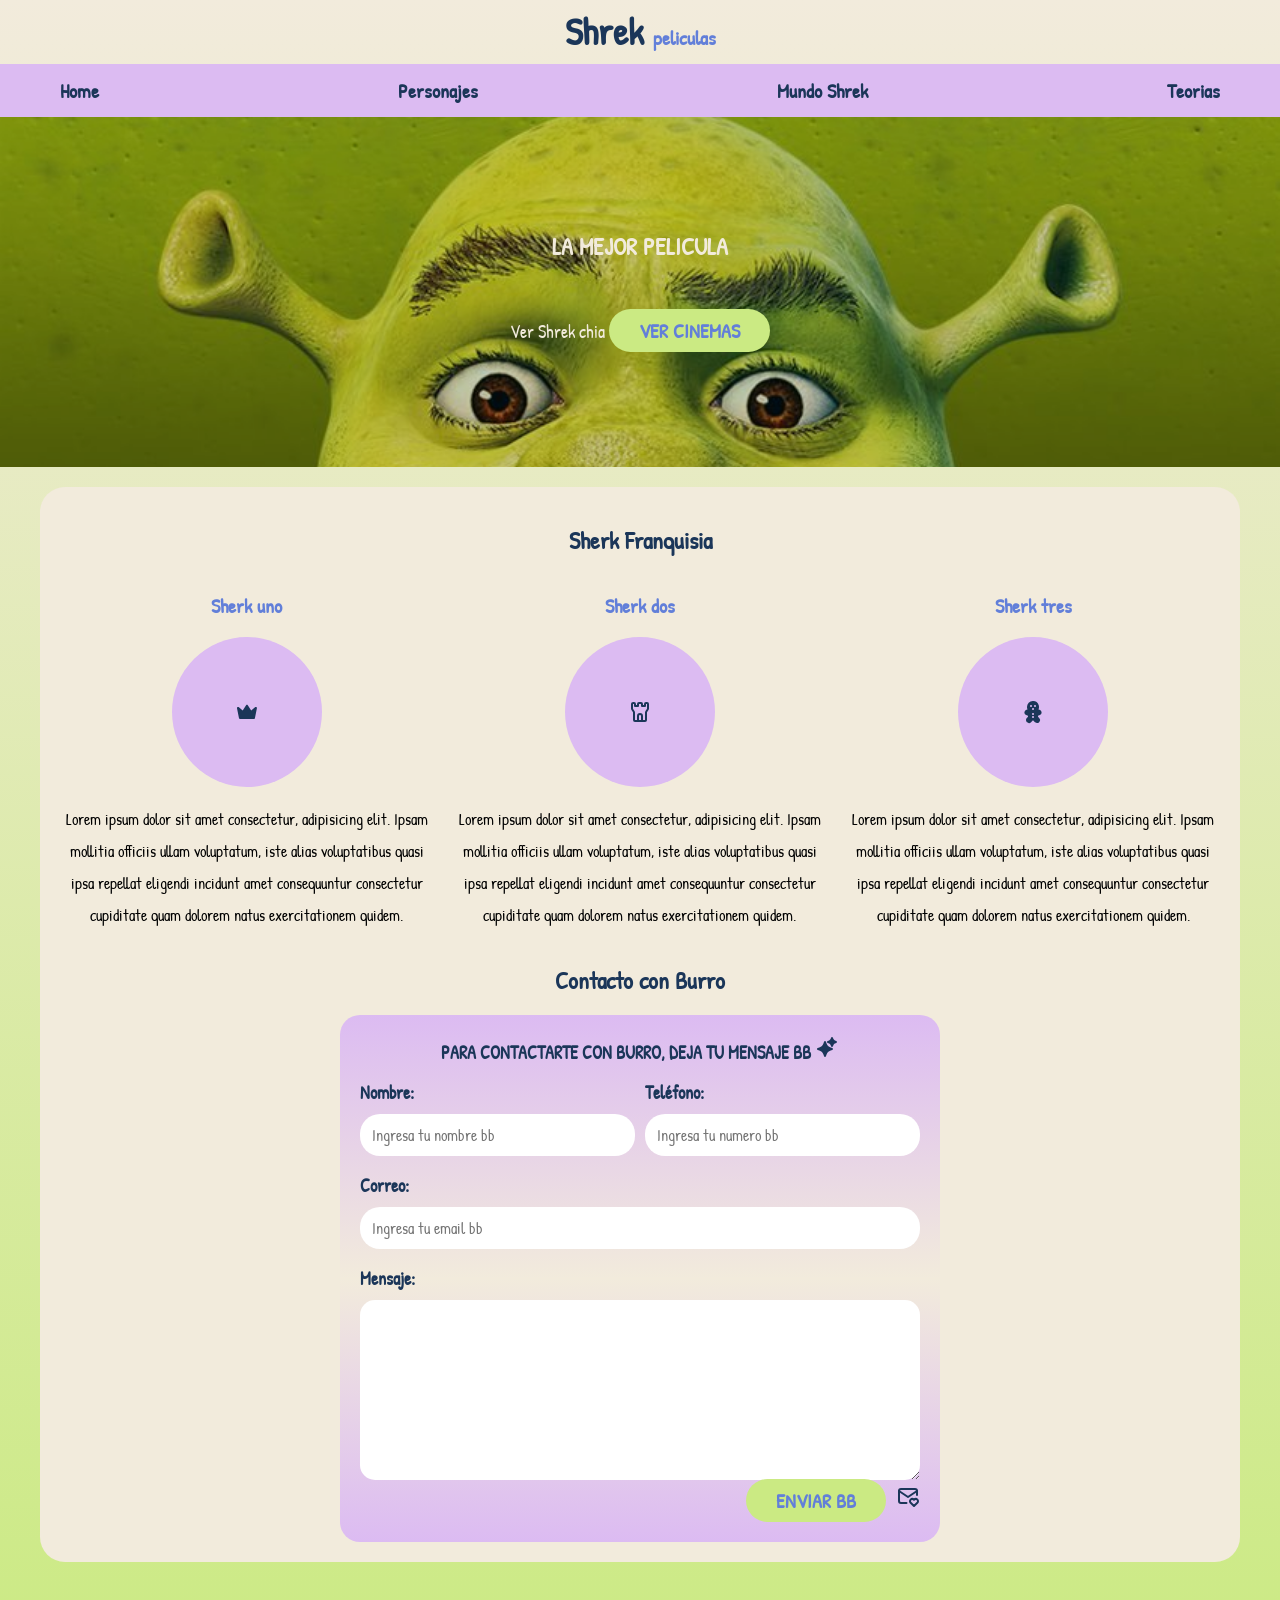
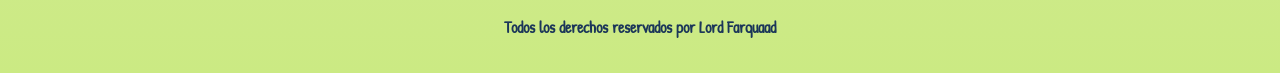
<file: index.html>
<!DOCTYPE html>
<html lang="en">
<head>
    <meta charset="UTF-8">
    <meta name="viewport" content="width=device-width, initial-scale=1.0">
    <title>Shrek</title>
    <meta name ="description" content="Peliculas de sherk">
    <link rel="stylesheet" href="css/style.css" type="text/css">
    <link rel="stylesheet" href="css/normalize.css" type="text/css">
    <link rel="preconnect" href="https://fonts.googleapis.com">
    <link rel="preconnect" href="https://fonts.gstatic.com" crossorigin>
    <link href="https://fonts.googleapis.com/css2?family=Patrick+Hand&display=swap" rel="stylesheet">
    
</head>
<body>
    <header>
    <h1 class="titulo">Shrek <span>peliculas</span> </h1> 
    </header> 
    <div class="nav-bg">
    <nav class="navegacion-principal contenedor">
        <a href="index.html">Home</a>
        <a href="Personajes.html">Personajes</a>
        <a href="Mundo-shrek.html"> Mundo Shrek</a>
        <a href="Teorias.html">Teorias</a>
    </nav>
    </div>

    <section class="hero">
        <div class="contenido-hero">
    <h2> LA MEJOR PELICULA </h2>
    <p> Ver Shrek chia 
  <a class="boton" href = "#"> Ver Cinemas </a></p>
</div>
</section>

    <main class="contenedor sombra">
<h2> Sherk Franquisia </h2>
<div class="servicios">

<section class="servicio"> 
<h3> Sherk uno</h3>
<div class="icono">
<svg xmlns="http://www.w3.org/2000/svg" width="24" height="24" viewBox="0 0 24 24" fill="#1B3659" class="icon icon-tabler icons-tabler-filled icon-tabler-crown"><path stroke="none" d="M0 0h24v24H0z" fill="none" /><path d="M19 19h-14c-.5 0 -.9 -.3 -1 -.8l-2 -10c0 -.4 .1 -.8 .5 -1.1c.4 -.2 .8 -.2 1.1 0l4.1 3.3l3.4 -5.1c.4 -.6 1.3 -.6 1.7 0l3.4 5.1l4.1 -3.3c.3 -.3 .8 -.3 1.1 0c.4 .2 .5 .6 .5 1.1l-2 10c0 .5 -.5 .8 -1 .8z" /></svg>
</div>
<p> Lorem ipsum dolor sit amet consectetur, 
    adipisicing elit. Ipsam mollitia officiis 
    ullam voluptatum, iste alias voluptatibus 
    quasi ipsa repellat eligendi incidunt amet 
    consequuntur consectetur cupiditate quam dolorem 
    natus exercitationem quidem.</p>
</section>

<section class="servicio">  
<h3> Sherk dos </h3>
<div class="icono">
<svg xmlns="http://www.w3.org/2000/svg" width="24" height="24" viewBox="0 0 24 24" fill="none" stroke="#1B3659" stroke-width="2" stroke-linecap="round" stroke-linejoin="round" class="icon icon-tabler icons-tabler-outline icon-tabler-tower"><path stroke="none" d="M0 0h24v24H0z" fill="none" /><path d="M5 3h1a1 1 0 0 1 1 1v2h3v-2a1 1 0 0 1 1 -1h2a1 1 0 0 1 1 1v2h3v-2a1 1 0 0 1 1 -1h1a1 1 0 0 1 1 1v4.394a2 2 0 0 1 -.336 1.11l-1.328 1.992a2 2 0 0 0 -.336 1.11v7.394a1 1 0 0 1 -1 1h-10a1 1 0 0 1 -1 -1v-7.394a2 2 0 0 0 -.336 -1.11l-1.328 -1.992a2 2 0 0 1 -.336 -1.11v-4.394a1 1 0 0 1 1 -1" /><path d="M10 21v-5a2 2 0 1 1 4 0v5" /></svg>
</div>
<p> Lorem ipsum dolor sit amet consectetur, 
    adipisicing elit. Ipsam mollitia officiis 
    ullam voluptatum, iste alias voluptatibus 
    quasi ipsa repellat eligendi incidunt amet 
    consequuntur consectetur cupiditate quam dolorem 
    natus exercitationem quidem.</p>
</section>

<section class="servicio">
<h3> Sherk tres </h3>
<div class="icono">
<svg xmlns="http://www.w3.org/2000/svg" width="24" height="24" viewBox="0 0 24 24" fill="#1B3659" class="icon icon-tabler icons-tabler-filled icon-tabler-cookie-man"><path stroke="none" d="M0 0h24v24H0z" fill="none" /><path d="M12.007 1l.238 .005a6 6 0 0 1 5.405 3.974l.078 .233a6 6 0 0 1 -.182 4.08l-.093 .21l.05 -.002a2.94 2.94 0 0 1 2.638 1.511l.081 .158a2.887 2.887 0 0 1 -1.234 3.764l-.19 .096l-1.798 .821v.963l1.166 1.166l.14 .154a2.96 2.96 0 0 1 -.17 4.002c-1.087 1.088 -2.827 1.161 -4.03 .144l-.16 -.146l-1.946 -1.948l-1.946 1.947a2.96 2.96 0 0 1 -3.95 .22l-.15 -.128c-1.17 -1.073 -1.284 -2.879 -.234 -4.12l.146 -.158l1.134 -1.134v-.962l-1.834 -.84l-.181 -.093a2.88 2.88 0 0 1 -1.205 -3.75a2.93 2.93 0 0 1 2.646 -1.661l.13 .003l-.03 -.064a6.1 6.1 0 0 1 -.503 -1.968l-.017 -.26v-.217a6 6 0 0 1 5.775 -5.996l.224 -.004zm.003 15h-.01a1 1 0 0 0 0 2h.01a1 1 0 0 0 0 -2m0 -3h-.01a1 1 0 0 0 0 2h.01a1 1 0 0 0 0 -2m0 -5h-.01a1 1 0 0 0 0 2h.01a1 1 0 0 0 0 -2m-2 -3h-.01a1 1 0 1 0 0 2h.01a1 1 0 0 0 0 -2m4 0h-.01a1 1 0 0 0 0 2h.01a1 1 0 0 0 0 -2" /></svg>
</div>
 <p> Lorem ipsum dolor sit amet consectetur, 
    adipisicing elit. Ipsam mollitia officiis 
    ullam voluptatum, iste alias voluptatibus 
    quasi ipsa repellat eligendi incidunt amet 
    consequuntur consectetur cupiditate quam dolorem 
    natus exercitationem quidem.</p>
</section>
</div>

<section>
    <h2> Contacto con Burro </h2>
    <form class="formulario">
        <fieldset>
            <legend>
                Para contactarte con Burro, deja tu mensaje bb
                <svg xmlns="http://www.w3.org/2000/svg" width="24" height="24" viewBox="0 0 24 24" fill="#1B3659" class="icon icon-tabler icons-tabler-filled icon-tabler-sparkles-2"><path stroke="none" d="M0 0h24v24H0z" fill="none" /><path d="M17.964 2.733c.156 .563 .312 1 .484 1.353c.342 .71 .758 1.125 1.47 1.467c.353 .17 .79 .326 1.352 .484c.98 .276 .97 1.668 -.013 1.93a8.3 8.3 0 0 0 -1.34 .481c-.71 .342 -1.127 .757 -1.463 1.453a8 8 0 0 0 -.486 1.352c-.258 .988 -1.658 1 -1.932 .015c-.156 -.565 -.312 -1.002 -.484 -1.354c-.342 -.71 -.758 -1.124 -1.458 -1.46a8 8 0 0 0 -1.374 -.495a.4 .4 0 0 1 -.06 -.02l-.044 -.017l-.045 -.02l-.049 -.025l-.035 -.02a.4 .4 0 0 1 -.049 -.03l-.032 -.023l-.043 -.034l-.033 -.028l-.036 -.035l-.034 -.035l-.028 -.033l-.035 -.043l-.022 -.032a.4 .4 0 0 1 -.032 -.049l-.02 -.035l-.025 -.05l-.02 -.044l-.017 -.043a.4 .4 0 0 1 -.02 -.06l-.01 -.034a.5 .5 0 0 1 -.02 -.098l-.006 -.065l-.005 -.035v-.05a.4 .4 0 0 1 .003 -.085a.5 .5 0 0 1 .013 -.093a.5 .5 0 0 1 .024 -.103a.4 .4 0 0 1 .02 -.06l.017 -.044l.02 -.045l.025 -.049l.02 -.035a.4 .4 0 0 1 .03 -.049l.023 -.032l.034 -.043l.028 -.033l.035 -.036l.035 -.034q .015 -.015 .033 -.028l.043 -.035l.032 -.022a.4 .4 0 0 1 .049 -.032l.035 -.02l.05 -.025l.044 -.02l.043 -.017a.4 .4 0 0 1 .06 -.02l.027 -.008a8.3 8.3 0 0 0 1.339 -.48c.71 -.342 1.127 -.757 1.47 -1.466c.17 -.354 .327 -.792 .483 -1.355c.272 -.976 1.657 -.976 1.928 0" /><path d="M10.965 6.737q .219 .801 .503 1.574c.856 2.28 1.945 3.363 4.23 4.22q .708 .265 1.571 .506c.976 .272 .974 1.656 -.002 1.927q -.798 .221 -1.568 .504c-2.288 .858 -3.376 1.94 -4.229 4.216a19 19 0 0 0 -.505 1.579c-.268 .983 -1.662 .983 -1.93 0a19 19 0 0 0 -.503 -1.574c-.856 -2.281 -1.944 -3.363 -4.226 -4.219a20 20 0 0 0 -1.594 -.513a.4 .4 0 0 1 -.054 -.018l-.044 -.017l-.043 -.02a.3 .3 0 0 1 -.048 -.024l-.036 -.02a.4 .4 0 0 1 -.048 -.03l-.032 -.024l-.044 -.034l-.033 -.029l-.037 -.034l-.034 -.037l-.03 -.033l-.033 -.044l-.023 -.032a.4 .4 0 0 1 -.03 -.048l-.021 -.036a.3 .3 0 0 1 -.024 -.048l-.02 -.043l-.017 -.044a.4 .4 0 0 1 -.018 -.054a.2 .2 0 0 1 -.01 -.039a.4 .4 0 0 1 -.014 -.059l-.007 -.04l-.007 -.056l-.003 -.044l-.002 -.05v-.05q 0 -.023 .004 -.044q .001 -.03 .007 -.057l.007 -.04a.4 .4 0 0 1 .017 -.076l.007 -.021a.4 .4 0 0 1 .018 -.054l.017 -.044l.02 -.043a.3 .3 0 0 1 .024 -.048l.02 -.036a.4 .4 0 0 1 .03 -.048l.024 -.032l.034 -.044l.029 -.033l.034 -.037l.037 -.034l.033 -.03l.044 -.033l.032 -.023a.4 .4 0 0 1 .048 -.03l.036 -.021a.3 .3 0 0 1 .048 -.024l.043 -.02l.044 -.017a.4 .4 0 0 1 .054 -.018l.021 -.007a20 20 0 0 0 1.568 -.504c2.287 -.858 3.375 -1.94 4.229 -4.216a19 19 0 0 0 .505 -1.579c.268 -.983 1.662 -.983 1.93 0" /></svg>
            </legend>
           <div class="contenedor-campos">

            <div class="campo">
            <label for="Nombre">Nombre:</label>
            <input class="input-text" type="text" placeholder="Ingresa tu nombre bb">    
            </div>

            <div class="campo">
            <label for="Telefono">Teléfono:</label>   
            <input class="input-text"  type="tel" placeholder="Ingresa tu numero bb">
            </div>

            <div class="campo">
            <label for="Email"> Correo: </label>
            <input class="input-text" type="email" placeholder="Ingresa tu email bb">
            </div>

            <div class="campo">
            <label for="Mensaje"> Mensaje: </label>
            <textarea class="input-text"name="Mensaje"></textarea>
            </div>

            </div>

            <div class="alinear-derecha flex">
            <input class="boton w100" type="submit" value="Enviar bb">
            <svg xmlns="http://www.w3.org/2000/svg" width="24" height="24" viewBox="0 0 24 24" fill="none" stroke="#1B3659" stroke-width="2" stroke-linecap="round" stroke-linejoin="round" class="icon icon-tabler icons-tabler-outline icon-tabler-mail-heart"><path stroke="none" d="M0 0h24v24H0z" fill="none" /><path d="M10.5 19h-5.5a2 2 0 0 1 -2 -2v-10a2 2 0 0 1 2 -2h14a2 2 0 0 1 2 2v4" /><path d="M3 7l9 6l2.983 -1.989l6.017 -4.011" /><path d="M18 22l3.35 -3.284a2.143 2.143 0 0 0 .005 -3.071a2.242 2.242 0 0 0 -3.129 -.006l-.224 .22l-.223 -.22a2.242 2.242 0 0 0 -3.128 -.006a2.143 2.143 0 0 0 -.006 3.071l3.355 3.296" /></svg>
            </div>

        </fieldset>
    </form>
</section>
</main>
<footer class="footer">
    <p> Todos los derechos reservados por Lord Farquaad</p>
</footer>

</body>
</html>
</file>
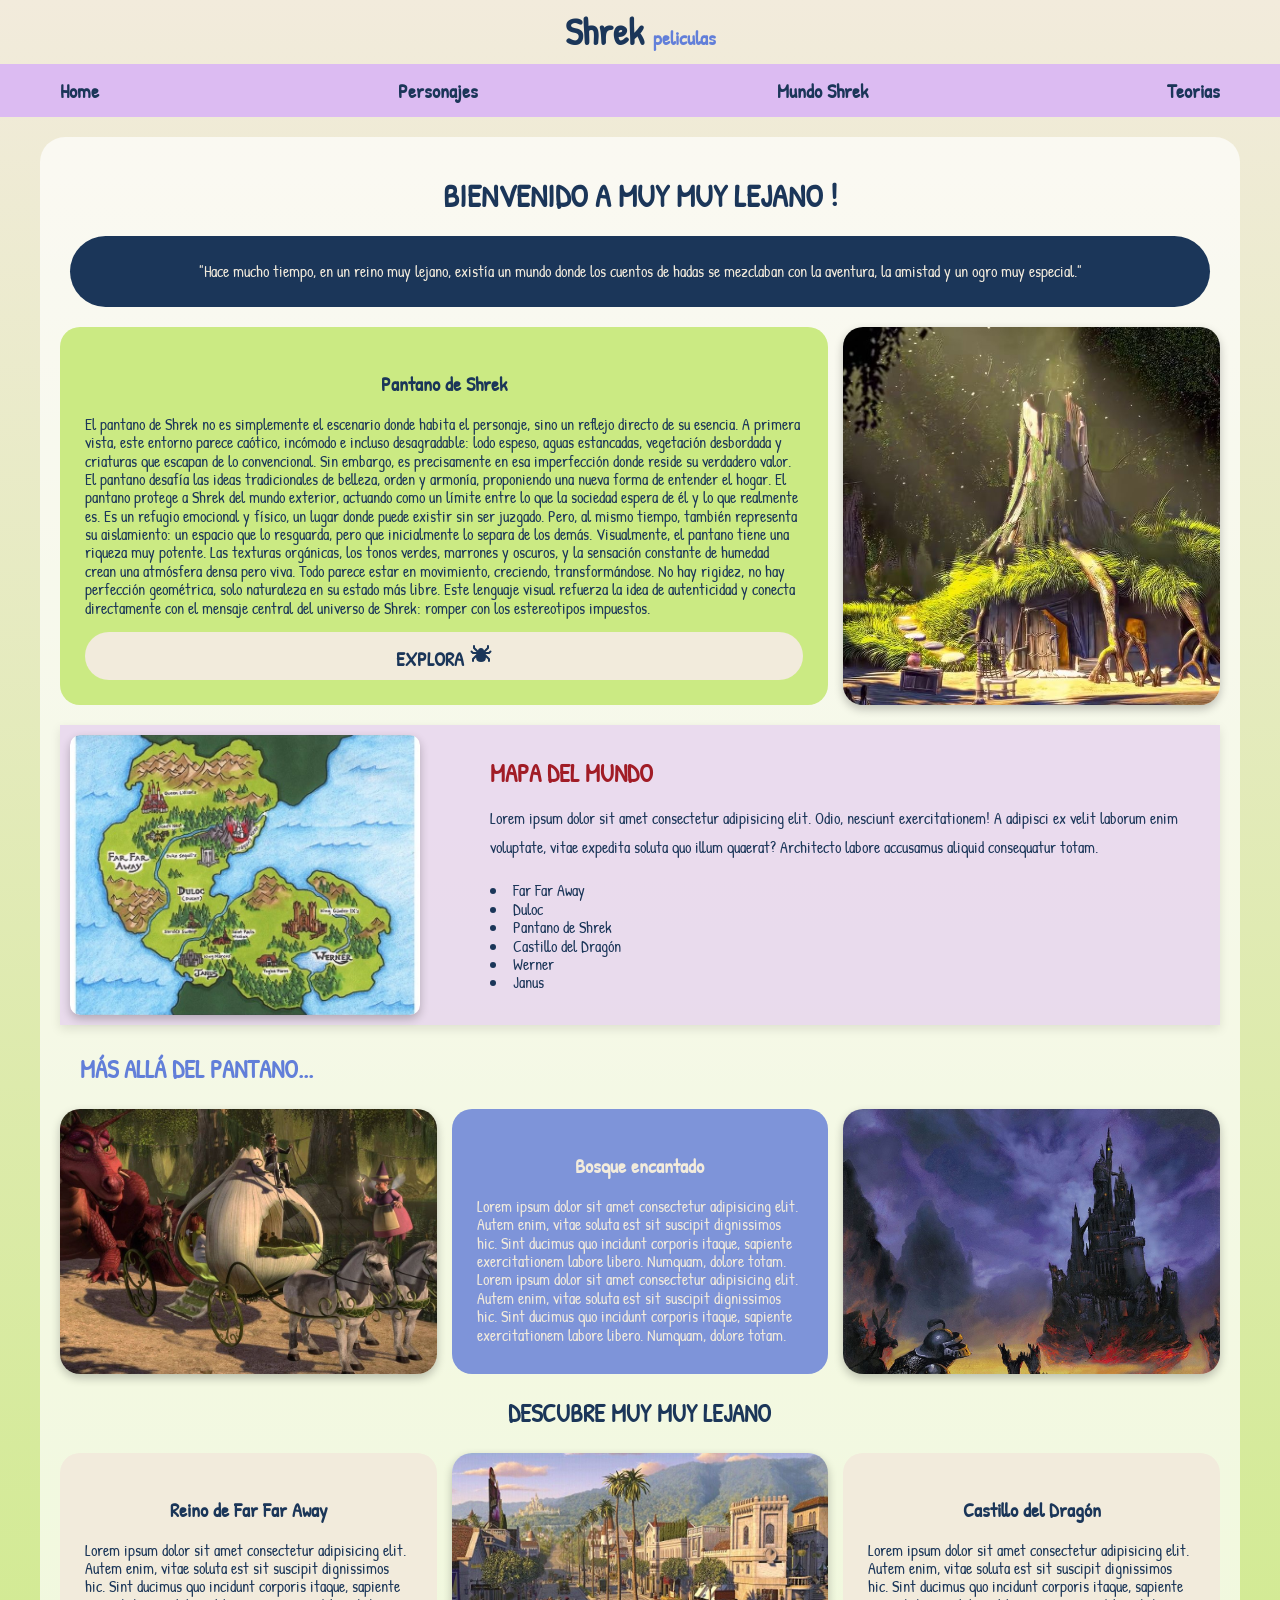
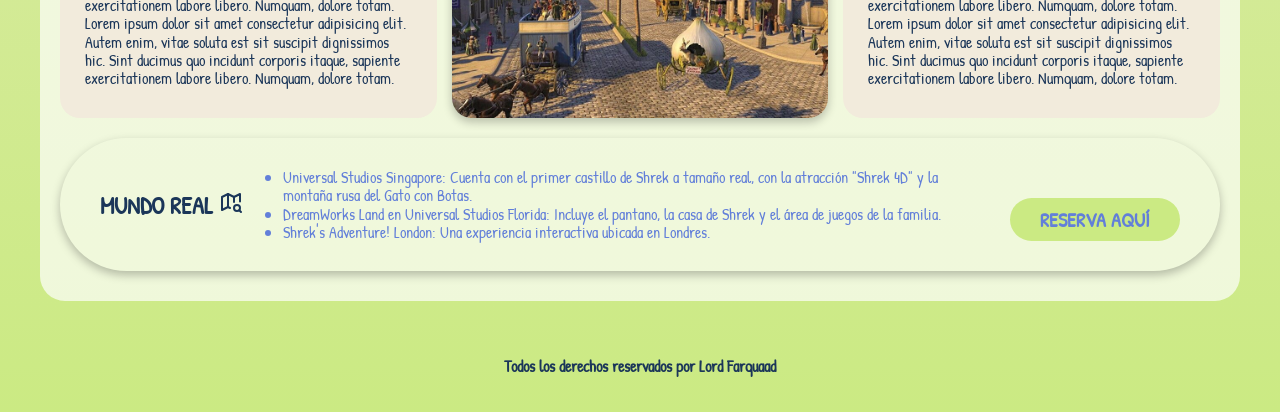
<file: Mundo-shrek.html>
<!DOCTYPE html>
<html lang="en">
<head>
    <meta charset="UTF-8">
    <meta name="viewport" content="width=device-width, initial-scale=1.0">
    <title>Shrek</title>
    <meta name ="description" content="Peliculas de sherk">
    <link rel="stylesheet" href="css/style.css" type="text/css">
    <link rel="stylesheet" href="css/normalize.css" type="text/css">
    <link rel="preconnect" href="https://fonts.googleapis.com">
    <link rel="preconnect" href="https://fonts.gstatic.com" crossorigin>
    <link href="https://fonts.googleapis.com/css2?family=Patrick+Hand&display=swap" rel="stylesheet">
    
</head>
<body>
    <header>
    <h1 class="titulo">Shrek <span>peliculas</span> </h1> 
    </header> 
    <div class="nav-bg">
    <nav class="navegacion-principal contenedor">
        <a href="index.html">Home</a>
        <a href="Personajes.html">Personajes</a>
        <a href="Mundo-shrek.html"> Mundo Shrek</a>
        <a href="Teorias.html">Teorias</a>
    </nav>
    </div>

<main class="contenedor sombras2">
<h1> BIENVENIDO A MUY MUY LEJANO ! </h1>

<div class="frase">
    <p>"Hace mucho tiempo, en un reino muy lejano, existía un mundo donde los cuentos de hadas se mezclaban con la aventura, la amistad y un ogro muy especial."</p>
</div>

<section class="lugares">
    <div class="marcos">

        <div class="marco-1">
            <h3>Pantano de Shrek</h3>
            <p> El pantano de Shrek no es simplemente el escenario donde habita el personaje, 
                sino un reflejo directo de su esencia. A primera vista, este entorno parece caótico, 
                incómodo e incluso desagradable: lodo espeso, aguas estancadas, vegetación desbordada y 
                criaturas que escapan de lo convencional. Sin embargo, es precisamente en esa imperfección 
                donde reside su verdadero valor. El pantano desafía las ideas tradicionales de belleza, orden y 
                armonía, proponiendo una nueva forma de entender el hogar.
                El pantano protege a Shrek del mundo exterior, actuando como un límite entre lo que la sociedad espera de 
                él y lo que realmente es. Es un refugio emocional y físico, un lugar donde puede existir sin ser juzgado. Pero, 
                al mismo tiempo, también representa su aislamiento: un espacio que lo resguarda, pero que inicialmente lo separa de los demás.
                Visualmente, el pantano tiene una riqueza muy potente. Las texturas orgánicas, los tonos verdes, marrones y oscuros, y la sensación 
                constante de humedad crean una atmósfera densa pero viva. Todo parece estar en movimiento, creciendo, transformándose. No hay rigidez,
                no hay perfección geométrica, solo naturaleza en su estado más libre. Este lenguaje visual refuerza la idea de autenticidad y conecta
                directamente con el mensaje central del universo de Shrek: romper con los estereotipos impuestos.</p>
            
                <a class="botonsito" href="#">Explora <svg xmlns="http://www.w3.org/2000/svg" width="24" height="24" viewBox="0 0 24 24" fill="#1B3659" class="icon icon-tabler icons-tabler-filled icon-tabler-spider"><path stroke="none" d="M0 0h24v24H0z" fill="none" /><path d="M19 3a1 1 0 0 1 1 1v2a1 1 0 0 1 -.293 .707l-3.293 3.293h3.17l1.209 -1.207a1 1 0 0 1 1.414 1.414l-1.5 1.5a1 1 0 0 1 -.707 .293h-3.585l4.292 4.293a1 1 0 0 1 .293 .707v2a1 1 0 0 1 -2 0v-1.585l-2.016 -2.016a5 5 0 0 1 -9.968 0l-2.016 2.015v1.586a1 1 0 0 1 -.883 .993l-.117 .007a1 1 0 0 1 -1 -1v-2a1 1 0 0 1 .293 -.707l4.291 -4.293h-3.584a1 1 0 0 1 -.707 -.293l-1.5 -1.5a1 1 0 0 1 1.414 -1.414l1.208 1.207h3.17l-3.292 -3.293a1 1 0 0 1 -.293 -.707v-2a1 1 0 1 1 2 0v1.585l3.025 3.025a3 3 0 0 1 5.95 0l3.025 -3.026v-1.584a1 1 0 0 1 .883 -.993z" /></svg></a>
        </div>

         <div class="marco-img"></div>
</div>        
</section>

<section class="mapa contenedor">
    <div class="mapa-shrek">
        <div class="mapa-img">
            <img src="img/mapa.jpg" alt="mapa">
        </div>

<div class="texto-mapa">
    <h2>MAPA DEL MUNDO </h2>
    <p>Lorem ipsum dolor sit amet consectetur adipisicing elit. Odio, nesciunt exercitationem! A adipisci ex velit laborum enim voluptate, vitae expedita soluta quo illum quaerat? Architecto labore accusamus aliquid consequatur totam.
    <li>Far Far Away</li>
    <li>Duloc</li>
    <li>Pantano de Shrek</li>
    <li>Castillo del Dragón</li>
    <li>Werner</li>
    <li>Janus</li>
</p>
</div>
</div>
</section>

<section class="lugares">
    <div class="marcos">

        <div class="titulo-separador">
            <h3>MÁS ALLÁ DEL PANTANO... </h3>
        </div>

         <div class="marco-img3">
        </div>

        <div class="marco-4">
            <h3>Bosque encantado</h3>
            <p>Lorem ipsum dolor sit amet consectetur adipisicing elit. Autem enim, vitae soluta est sit suscipit dignissimos hic.
             Sint ducimus quo incidunt corporis itaque, sapiente exercitationem labore libero. Numquam, dolore totam.
             Lorem ipsum dolor sit amet consectetur adipisicing elit. Autem enim, vitae soluta est sit suscipit dignissimos hic.
             Sint ducimus quo incidunt corporis itaque, sapiente exercitationem labore libero. Numquam, dolore totam.</p>
        </div>

         <div class="marco-img4">
        </div>

        <div class="titulo-separador1">
            <h3>DESCUBRE MUY MUY LEJANO </h3>
        </div>
                
        <div class="marco-2">
            <h3>Reino de Far Far Away</h3>
            <p>Lorem ipsum dolor sit amet consectetur adipisicing elit. Autem enim, vitae soluta est sit suscipit dignissimos hic.
             Sint ducimus quo incidunt corporis itaque, sapiente exercitationem labore libero. Numquam, dolore totam.
             Lorem ipsum dolor sit amet consectetur adipisicing elit. Autem enim, vitae soluta est sit suscipit dignissimos hic.
             Sint ducimus quo incidunt corporis itaque, sapiente exercitationem labore libero. Numquam, dolore totam.</p>
        </div>

        <div class="marco-img2">
        </div>

        <div class="marco-3">
            <h3>Castillo del Dragón</h3>
            <p>Lorem ipsum dolor sit amet consectetur adipisicing elit. Autem enim, vitae soluta est sit suscipit dignissimos hic.
             Sint ducimus quo incidunt corporis itaque, sapiente exercitationem labore libero. Numquam, dolore totam.
             Lorem ipsum dolor sit amet consectetur adipisicing elit. Autem enim, vitae soluta est sit suscipit dignissimos hic.
             Sint ducimus quo incidunt corporis itaque, sapiente exercitationem labore libero. Numquam, dolore totam.</p>
        </div>

    </div>
</section> 

<section class="otros-lugares">
    <h2 class="sub-color1">MUNDO REAL <svg xmlns="http://www.w3.org/2000/svg" width="24" height="24" viewBox="0 0 24 24" fill="none" stroke="currentColor" stroke-width="2" stroke-linecap="round" stroke-linejoin="round" class="icon icon-tabler icons-tabler-outline icon-tabler-map-search"><path stroke="none" d="M0 0h24v24H0z" fill="none" /><path d="M11 18l-2 -1l-6 3v-13l6 -3l6 3l6 -3v7.5" /><path d="M9 4v13" /><path d="M15 7v5" /><path d="M15 18a3 3 0 1 0 6 0a3 3 0 1 0 -6 0" /><path d="M20.2 20.2l1.8 1.8" /></svg></h2>
    <ul class="otros-luagares-item">
        <li>Universal Studios Singapore: Cuenta con el primer castillo de Shrek a tamaño real, con la atracción "Shrek 4D" y la montaña rusa del Gato con Botas.</li>
        <li>DreamWorks Land en Universal Studios Florida: Incluye el pantano, la casa de Shrek y el área de juegos de la familia.</li>
        <li>Shrek's Adventure! London: Una experiencia interactiva ubicada en Londres.</li>
    </ul>
<div class="alinear-derecha flex">
    <input class="boton w100" type="submit" value="Reserva aquí">
</div>
</section>

</main>  

<footer class="footer">
    <p> Todos los derechos reservados por Lord Farquaad</p>
</footer>

</body>
</html>
</file>
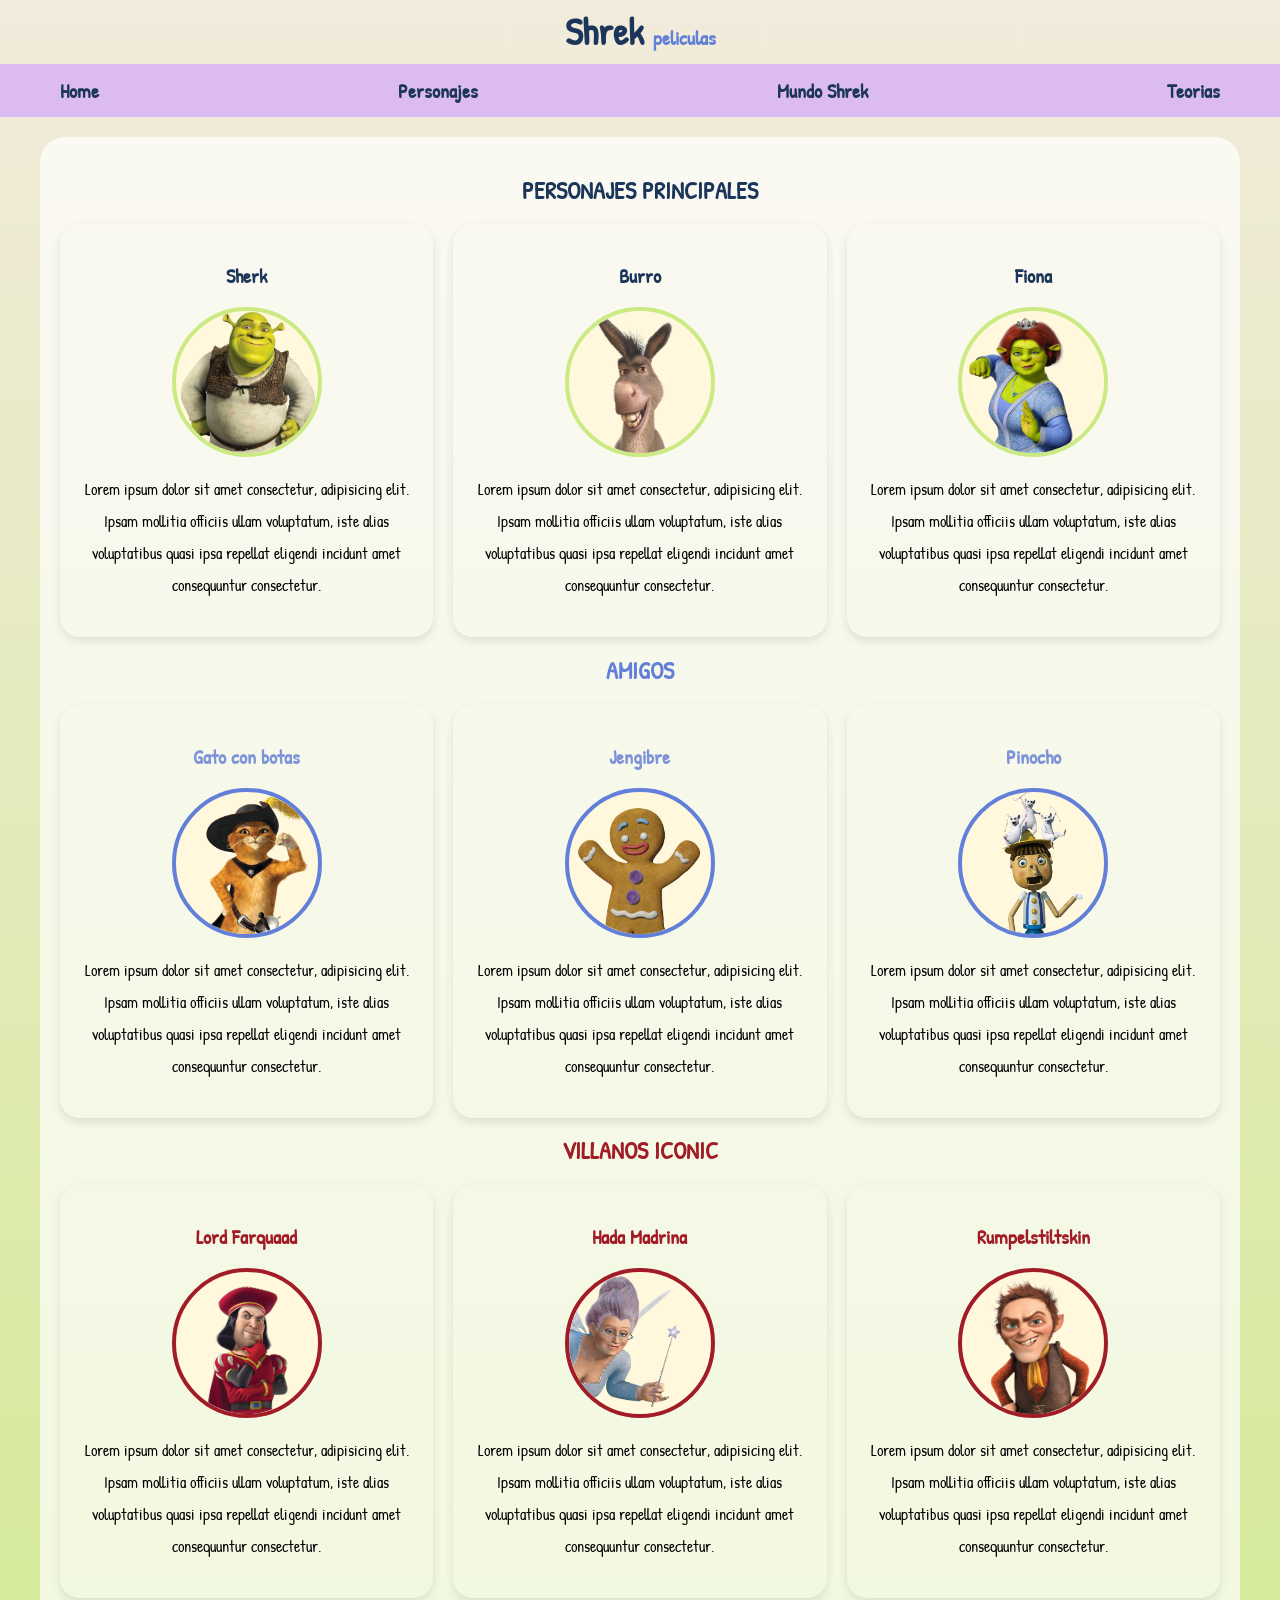
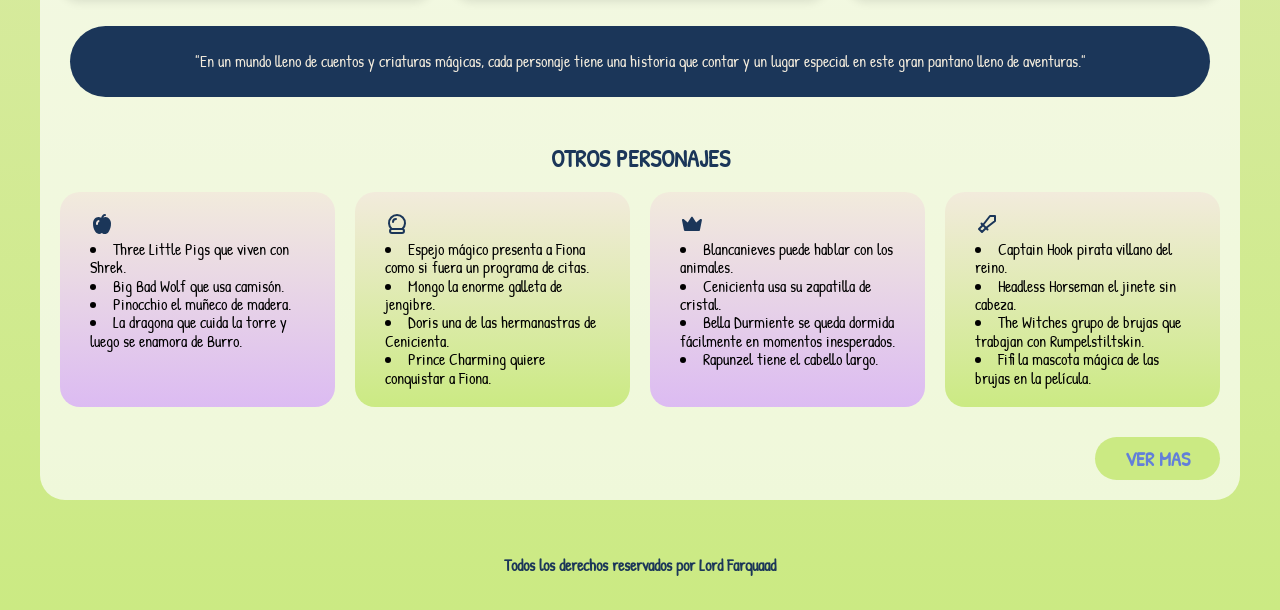
<file: Personajes.html>
<!DOCTYPE html>
<html lang="en">
<head>
    <meta charset="UTF-8">
    <meta name="viewport" content="width=device-width, initial-scale=1.0">
    <title>Shrek</title>
    <meta name ="description" content="Peliculas de sherk">
    <link rel="stylesheet" href="css/style.css" type="text/css">
    <link rel="stylesheet" href="css/normalize.css" type="text/css">
    <link rel="preconnect" href="https://fonts.googleapis.com">
    <link rel="preconnect" href="https://fonts.gstatic.com" crossorigin>
    <link href="https://fonts.googleapis.com/css2?family=Patrick+Hand&display=swap" rel="stylesheet">
    
</head>
<body>
    <header>
    <h1 class="titulo">Shrek <span>peliculas</span> </h1> 
    </header> 
    <div class="nav-bg">
    <nav class="navegacion-principal contenedor">
        <a href="index.html">Home</a>
        <a href="Personajes.html">Personajes</a>
        <a href="Mundo-shrek.html"> Mundo Shrek</a>
        <a href="Teorias.html">Teorias</a>
    </nav>
    </div>

    <main class="contenedor sombras1">
<h2 class="titulo-principales"> PERSONAJES PRINCIPALES </h2>

<div class="personajes">

<section class="personaje"> 
<h3> Sherk </h3>
<div class="icono">
<img src="img/Sherk.png" alt="Sherk">
</div>
<p> Lorem ipsum dolor sit amet consectetur, 
    adipisicing elit. Ipsam mollitia officiis 
    ullam voluptatum, iste alias voluptatibus 
    quasi ipsa repellat eligendi incidunt amet 
    consequuntur consectetur.</p>
</section>

<section class="personaje"> 
<h3> Burro </h3>
<div class="icono">
<img src="img/Burro.png" alt="Burro">
</div>
<p> Lorem ipsum dolor sit amet consectetur, 
    adipisicing elit. Ipsam mollitia officiis 
    ullam voluptatum, iste alias voluptatibus 
    quasi ipsa repellat eligendi incidunt amet 
    consequuntur consectetur.</p>
</section>

<section class="personaje">
<h3> Fiona </h3>
<div class="icono">
<img src="img/Fiona.png" alt="Fiona">
</div>
 <p> Lorem ipsum dolor sit amet consectetur, 
    adipisicing elit. Ipsam mollitia officiis 
    ullam voluptatum, iste alias voluptatibus 
    quasi ipsa repellat eligendi incidunt amet 
    consequuntur consectetur.</p>
</section>
</div>

<h2 class="titulo-amigos"> AMIGOS </h2>
<div class="personajes">

<section class="amigo">  
<h3> Gato con botas </h3>
<div class="icono">
<img src="img/Gatoconbotas.png" alt="Gatos con botas">
</div>
<p> Lorem ipsum dolor sit amet consectetur, 
    adipisicing elit. Ipsam mollitia officiis 
    ullam voluptatum, iste alias voluptatibus 
    quasi ipsa repellat eligendi incidunt amet 
    consequuntur consectetur.</p>
</section>


<section class="amigo">
<h3> Jengibre </h3>
<div class="icono">
<img src="img/Jengibre.png" alt="Jengibre">
</div>
 <p> Lorem ipsum dolor sit amet consectetur, 
    adipisicing elit. Ipsam mollitia officiis 
    ullam voluptatum, iste alias voluptatibus 
    quasi ipsa repellat eligendi incidunt amet 
    consequuntur consectetur.</p>
</section>

<section class="amigo">  
<h3> Pinocho </h3>
<div class="icono">
<img src="img/pinocho.png" alt="Pinocho">
</div>
<p> Lorem ipsum dolor sit amet consectetur, 
    adipisicing elit. Ipsam mollitia officiis 
    ullam voluptatum, iste alias voluptatibus 
    quasi ipsa repellat eligendi incidunt amet 
    consequuntur consectetur.</p>
</section>
</div>

<h2 class="titulo-villanos"> VILLANOS ICONIC </h2>
<div class="personajes">

<section class="villano">  
<h3> Lord Farquaad </h3>
<div class="icono">
<img src="img/LordFarquaad.png" alt="Lord Farquaad">
</div>
<p> Lorem ipsum dolor sit amet consectetur, 
    adipisicing elit. Ipsam mollitia officiis 
    ullam voluptatum, iste alias voluptatibus 
    quasi ipsa repellat eligendi incidunt amet 
    consequuntur consectetur.</p>
</section>

<section class="villano">  
<h3> Hada Madrina </h3>
<div class="icono">
<img src="img/Hadamadrina.png" alt="Hada Madrina">
</div>
<p> Lorem ipsum dolor sit amet consectetur, 
    adipisicing elit. Ipsam mollitia officiis 
    ullam voluptatum, iste alias voluptatibus 
    quasi ipsa repellat eligendi incidunt amet 
    consequuntur consectetur.</p>
</section>

<section class="villano">  
<h3> Rumpelstiltskin </h3>
<div class="icono">
<img src="img/Rumpelstiltskin.png" alt="Rumpelstiltskin">
</div>
<p> Lorem ipsum dolor sit amet consectetur, 
    adipisicing elit. Ipsam mollitia officiis 
    ullam voluptatum, iste alias voluptatibus 
    quasi ipsa repellat eligendi incidunt amet 
    consequuntur consectetur.</p>
</section>
</div>
 <br>
<div class="frase">
    <p>"En un mundo lleno de cuentos y criaturas mágicas, cada personaje tiene una historia que contar y un lugar especial en este gran pantano lleno de aventuras."</p>
</div>
<br>
<section>
<h2 class="titulo-otros"> OTROS PERSONAJES </h2>

<div class="otros-personajes">
        
<div class="cuadro cuadro-1">
    <svg xmlns="http://www.w3.org/2000/svg" width="24" height="24" viewBox="0 0 24 24" fill="#1B3659" class="icon icon-tabler icons-tabler-filled icon-tabler-apple"><path stroke="none" d="M0 0h24v24H0z" fill="none" /><path d="M15 2a1 1 0 0 1 .117 1.993l-.117 .007c-.693 0 -1.33 .694 -1.691 1.552a5.1 5.1 0 0 1 1.982 -.544l.265 -.008c2.982 0 5.444 3.053 5.444 6.32c0 3.547 -.606 5.862 -2.423 8.578c-1.692 2.251 -4.092 2.753 -6.41 1.234a.31 .31 0 0 0 -.317 -.01c-2.335 1.528 -4.735 1.027 -6.46 -1.27c-1.783 -2.668 -2.39 -4.984 -2.39 -8.532l.004 -.222c.108 -3.181 2.526 -6.098 5.44 -6.098c.94 0 1.852 .291 2.688 .792c.419 -1.95 1.818 -3.792 3.868 -3.792m-7.034 6.154c-1.36 .858 -1.966 2.06 -1.966 3.846a1 1 0 0 0 2 0c0 -1.125 .28 -1.678 1.034 -2.154a1 1 0 1 0 -1.068 -1.692" /></svg>
    <li>Three Little Pigs que viven con Shrek.</li>
    <li>Big Bad Wolf que usa camisón.</li>
    <li>Pinocchio el muñeco de madera.</li>
    <li>La dragona que cuida la torre y luego se enamora de Burro.</li>
</div>

<div class="cuadro cuadro-2">
    <svg xmlns="http://www.w3.org/2000/svg" width="24" height="24" viewBox="0 0 24 24" fill="none" stroke="#1B3659" stroke-width="2" stroke-linecap="round" stroke-linejoin="round" class="icon icon-tabler icons-tabler-outline icon-tabler-crystal-ball"><path stroke="none" d="M0 0h24v24H0z" fill="none" /><path d="M6.73 17.018a8 8 0 1 1 10.54 0" /><path d="M5 19a2 2 0 0 0 2 2h10a2 2 0 1 0 0 -4h-10a2 2 0 0 0 -2 2" /><path d="M11 7a3 3 0 0 0 -3 3" /></svg>
    <li>Espejo mágico presenta a Fiona como si fuera un programa de citas.</li>
    <li>Mongo la enorme galleta de jengibre.</li>
    <li>Doris una de las hermanastras de Cenicienta.</li>
    <li>Prince Charming quiere conquistar a Fiona.</li>
</div>

<div class="cuadro cuadro-3">
    <svg xmlns="http://www.w3.org/2000/svg" width="24" height="24" viewBox="0 0 24 24" fill="#1B3659" class="icon icon-tabler icons-tabler-filled icon-tabler-crown"><path stroke="none" d="M0 0h24v24H0z" fill="none" /><path d="M19 19h-14c-.5 0 -.9 -.3 -1 -.8l-2 -10c0 -.4 .1 -.8 .5 -1.1c.4 -.2 .8 -.2 1.1 0l4.1 3.3l3.4 -5.1c.4 -.6 1.3 -.6 1.7 0l3.4 5.1l4.1 -3.3c.3 -.3 .8 -.3 1.1 0c.4 .2 .5 .6 .5 1.1l-2 10c0 .5 -.5 .8 -1 .8z" /></svg>
    <li>Blancanieves puede hablar con los animales.</li>
    <li>Cenicienta usa su zapatilla de cristal.</li>
    <li>Bella Durmiente se queda dormida fácilmente en momentos inesperados.</li>
    <li>Rapunzel tiene el cabello largo.</li>
</div>

<div class="cuadro cuadro-4">
    <svg xmlns="http://www.w3.org/2000/svg" width="24" height="24" viewBox="0 0 24 24" fill="none" stroke="#1B3659" stroke-width="2" stroke-linecap="round" stroke-linejoin="round" class="icon icon-tabler icons-tabler-outline icon-tabler-sword"><path stroke="none" d="M0 0h24v24H0z" fill="none" /><path d="M20 4v5l-9 7l-4 4l-3 -3l4 -4l7 -9l5 0" /><path d="M6.5 11.5l6 6" /></svg>
    <li>Captain Hook pirata villano del reino.</li>
    <li>Headless Horseman el jinete sin cabeza.</li>
    <li>The Witches grupo de brujas que trabajan con Rumpelstiltskin.</li>
    <li>Fifi la mascota mágica de las brujas en la película.</li>
</div>

</div>

<div class="alinear-derecha flex">
    <input class="boton w100" type="submit" value="Ver mas">
</section>

 
</main>

<footer class="footer">
    <p> Todos los derechos reservados por Lord Farquaad</p>
</footer>

</body>
</html>
</file>
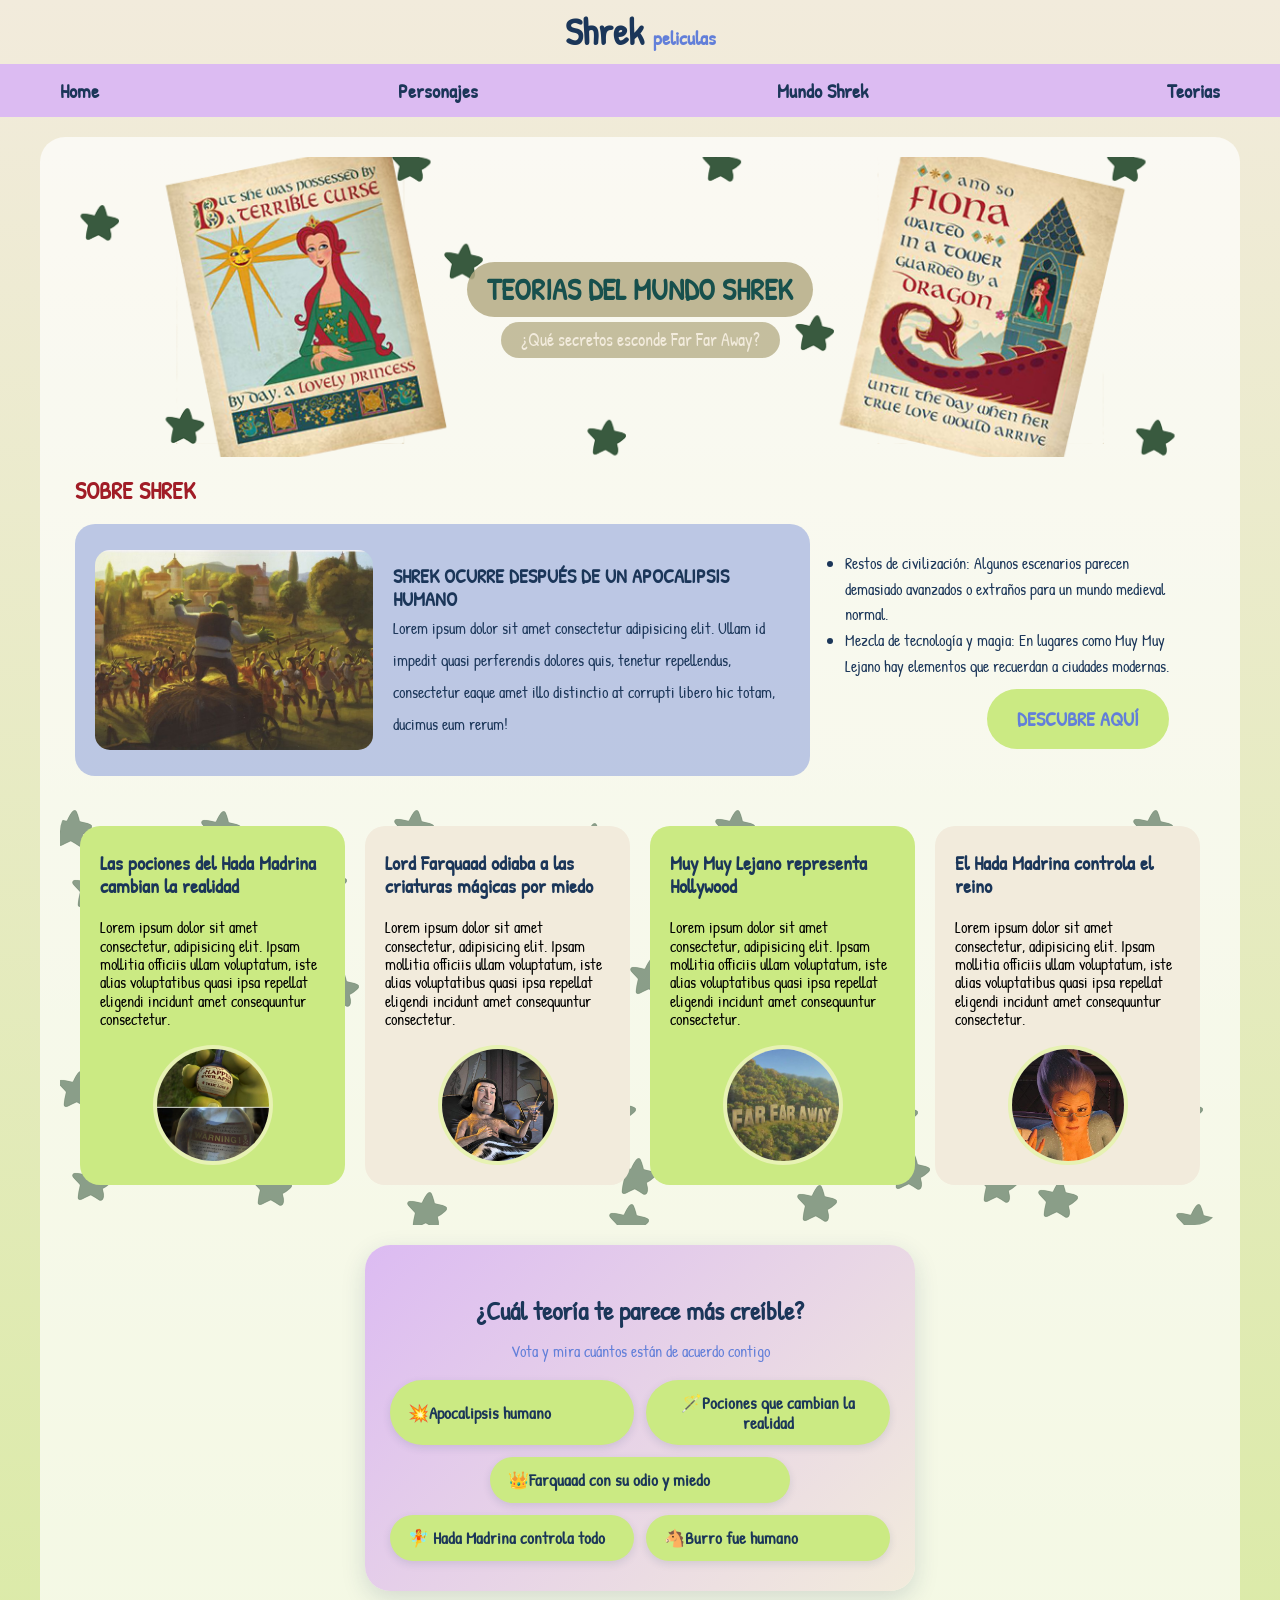
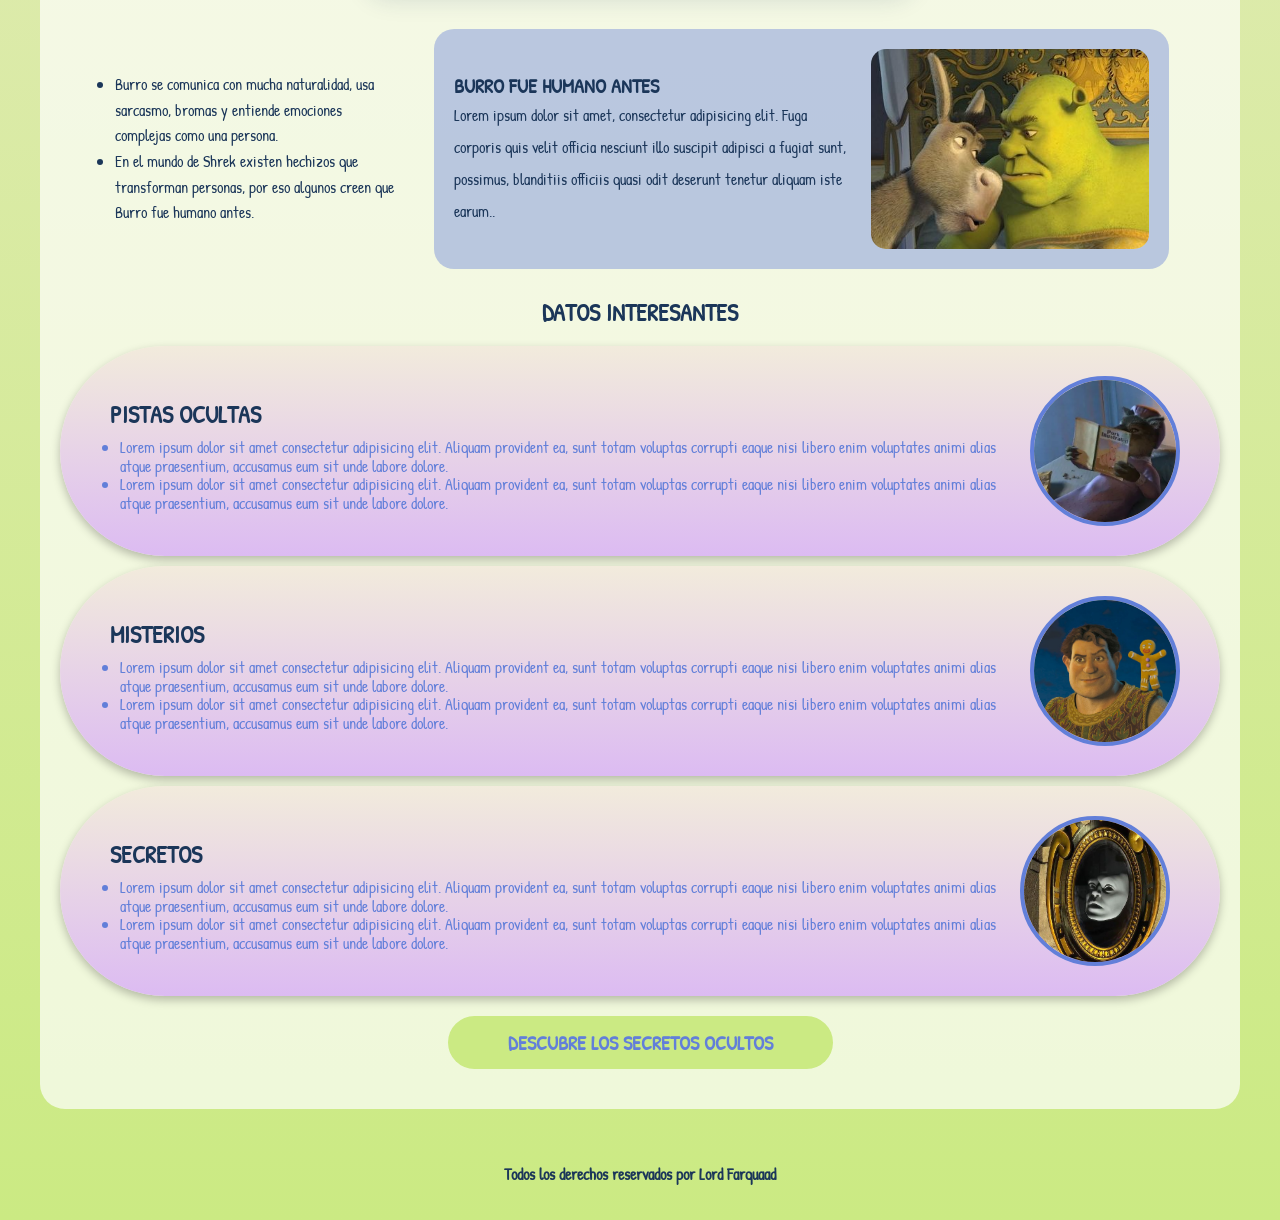
<file: Teorias.html>
<!DOCTYPE html>
<html lang="en">
<head>
    <meta charset="UTF-8">
    <meta name="viewport" content="width=device-width, initial-scale=1.0">
    <title>Shrek</title>
    <meta name ="description" content="Peliculas de sherk">
    <link rel="stylesheet" href="css/style.css" type="text/css">
    <link rel="stylesheet" href="css/normalize.css" type="text/css">
    <link rel="preconnect" href="https://fonts.googleapis.com">
    <link rel="preconnect" href="https://fonts.gstatic.com" crossorigin>
    <link href="https://fonts.googleapis.com/css2?family=Patrick+Hand&display=swap" rel="stylesheet">
    
</head>
<body>
    <header>
    <h1 class="titulo">Shrek <span>peliculas</span> </h1> 
    </header> 
    <div class="nav-bg">
    <nav class="navegacion-principal contenedor">
        <a href="index.html">Home</a>
        <a href="Personajes.html">Personajes</a>
        <a href="Mundo-shrek.html"> Mundo Shrek</a>
        <a href="Teorias.html">Teorias</a>
    </nav>
    </div>

<main class="contenedor sombras3">

<section class="hero hero-teorias">
    <div class="contenido-hero">
        <h2>TEORIAS DEL MUNDO SHREK</h2>
        <p>¿Qué secretos esconde Far Far Away?
        </p>
    </div>
</section>

<section class="contenedor">
<h2 class="titulo-mitad">SOBRE SHREK</h2>

<div class="fila-tarjeta">
    <div class="tarjeta-lado">
    <img src="img/apocalispis.jpg" alt="apocalipsis">
    <div>
    <h3>SHREK OCURRE DESPUÉS DE UN APOCALIPSIS HUMANO</h3>
    <p>Lorem ipsum dolor sit amet consectetur adipisicing elit. Ullam id impedit quasi perferendis dolores quis, tenetur repellendus, consectetur eaque amet illo distinctio at corrupti libero hic totam, ducimus eum rerum!</p>
    </div>
</div>
    
    <div class="texto-externo">
        <ul>
            <li>Restos de civilización: Algunos escenarios parecen demasiado avanzados o extraños para un mundo medieval normal.</li>
            <li>Mezcla de tecnología y magia: En lugares como Muy Muy Lejano hay elementos que recuerdan a ciudades modernas.</li>
        </ul>
        <a class="boton1" href="#">Descubre aquí</a>
    </div>
</div>
</section>


<main class="contenedor sombras">

<div class="teorias">

<section class="tarjeta1"> 
<h3> Las pociones del Hada Madrina cambian la realidad </h3>
<p> Lorem ipsum dolor sit amet consectetur, 
    adipisicing elit. Ipsam mollitia officiis 
    ullam voluptatum, iste alias voluptatibus 
    quasi ipsa repellat eligendi incidunt amet 
    consequuntur consectetur.</p>
<div class="icono">
<img src="img/posicion.jpg" alt="posicion">
</div>
</section>

<section class="tarjeta2"> 
<h3> Lord Farquaad odiaba a las criaturas mágicas por miedo </h3>
<p> Lorem ipsum dolor sit amet consectetur, 
    adipisicing elit. Ipsam mollitia officiis 
    ullam voluptatum, iste alias voluptatibus 
    quasi ipsa repellat eligendi incidunt amet 
    consequuntur consectetur.</p>
<div class="icono">
<img src="img/LordFraquaaday.jpg" alt="lordfraquaaday">
</div>
</section>

<section class="tarjeta3">
<h3> Muy Muy Lejano representa Hollywood </h3>
 <p> Lorem ipsum dolor sit amet consectetur, 
    adipisicing elit. Ipsam mollitia officiis 
    ullam voluptatum, iste alias voluptatibus 
    quasi ipsa repellat eligendi incidunt amet 
    consequuntur consectetur.</p>
<div class="icono">
<img src="img/farfaraway.jpg" alt="hollywood">
</div>
</section>

<section class="tarjeta4"> 
<h3> El Hada Madrina controla el reino </h3>
<p> Lorem ipsum dolor sit amet consectetur, 
    adipisicing elit. Ipsam mollitia officiis 
    ullam voluptatum, iste alias voluptatibus 
    quasi ipsa repellat eligendi incidunt amet 
    consequuntur consectetur.</p>
<div class="icono">
<img src="img/Hadamala.jpg" alt="hadamala">
</div>
</section>

</div>
</main>

<div class="caja-votacion">
    <h2 class="votacion-titulo"> ¿Cuál teoría te parece más creíble?</h2>
    <p class="votacion-subtitulo">Vota y mira cuántos están de acuerdo contigo</p>

    <div class="botones-votacion">
        <button class="boton-voto">💥Apocalipsis humano</button>
        <button class="boton-voto">🪄Pociones que cambian la realidad</button>
        <button class="boton-voto centrado">👑Farquaad con su odio y miedo</button>
        <button class="boton-voto">🧚 Hada Madrina controla todo</button>
        <button class="boton-voto">🐴Burro fue humano</button>
    </div>
</div>

<br>

<section class="contenedor">
    <div class="fila-tarjeta">
    <div class="texto-externo1">
   <ul>
            <li>Burro se comunica con mucha naturalidad, usa sarcasmo, bromas y entiende emociones complejas como una persona.</li>
            <li>En el mundo de Shrek existen hechizos que transforman personas, por eso algunos creen que Burro fue humano antes.</li>
        </ul>
 </div>

    <div class="tarjeta-lado inverso ancho">
    <div>
    <h3>BURRO FUE HUMANO ANTES</h3>
    <p>Lorem ipsum dolor sit amet, consectetur adipisicing elit. Fuga corporis quis velit officia nesciunt illo suscipit adipisci a fugiat sunt, possimus, blanditiis officiis quasi odit deserunt tenetur aliquam iste earum..</p>
    </div>

    <img src="img/shrek_ane.jpg" alt="Burrohumano">
    </div>
    </div>

</section>

<h2>DATOS INTERESANTES</h2>
<section class="otros-daticos1">

    <div>
    <h2 class="sub-color2">PISTAS OCULTAS</h2>
    <ul class="otros-luagares-item">
         <li>Lorem ipsum dolor sit amet consectetur adipisicing elit. Aliquam provident ea, sunt totam voluptas corrupti eaque nisi libero enim voluptates animi alias atque praesentium, accusamus eum sit unde labore dolore.</li>
         <li>Lorem ipsum dolor sit amet consectetur adipisicing elit. Aliquam provident ea, sunt totam voluptas corrupti eaque nisi libero enim voluptates animi alias atque praesentium, accusamus eum sit unde labore dolore.</li>
         
         
    </ul>
    </div>
<div class="alinear-derecha flex">
    <div class="icono-datico">
    <img src="img/lobo.jpg" alt="lobo">
</div>
</div>
</section>

<section class="otros-daticos2">
    <div>
    <h2 class="sub-color3">MISTERIOS</h2>
    <ul class="otros-luagares-item">
        <li>Lorem ipsum dolor sit amet consectetur adipisicing elit. Aliquam provident ea, sunt totam voluptas corrupti eaque nisi libero enim voluptates animi alias atque praesentium, accusamus eum sit unde labore dolore.</li>
        <li>Lorem ipsum dolor sit amet consectetur adipisicing elit. Aliquam provident ea, sunt totam voluptas corrupti eaque nisi libero enim voluptates animi alias atque praesentium, accusamus eum sit unde labore dolore.</li>
        
    </ul>
</div>
<div class="alinear-derecha flex">
    <div class="icono-datico">
    <img src="img/sherkhumanojpg.jpg" alt="humano">
</div>
</div>
</section>

<section class="otros-daticos3">
    <div>
    <h2 class="sub-color4">SECRETOS</h2>
    <ul class="otros-luagares-item">
        <li>Lorem ipsum dolor sit amet consectetur adipisicing elit. Aliquam provident ea, sunt totam voluptas corrupti eaque nisi libero enim voluptates animi alias atque praesentium, accusamus eum sit unde labore dolore.</li>
        <li>Lorem ipsum dolor sit amet consectetur adipisicing elit. Aliquam provident ea, sunt totam voluptas corrupti eaque nisi libero enim voluptates animi alias atque praesentium, accusamus eum sit unde labore dolore.</li>
    
    </ul>
</div>
<div class="alinear-derecha flex">
    <div class="icono-datico">
    <img src="img/espejo.jpg" alt="espejo">
</div>
</div>

<br>

</section>
<a class="boton-final" href="#">DESCUBRE LOS SECRETOS OCULTOS </a>
</main>

<footer class="footer">
    <p> Todos los derechos reservados por Lord Farquaad</p>
</footer>


</body>
</html>
</file>
<file: css/style.css>
:root{
    --Rosalila:#DCBBF2;
    --Azullila:#627FD9;
    --Azul:#7E94D9;
    --Azuloscura:#1B3659;
    --Beige:#F2EBDC;
    --Verde:#cbea83;
    --Rojito:#A11C26;
}

html {
    font-size: 62.5%;
    box-sizing: border-box;
    scroll-snap-type: y mandatory;
}

*, *:before, *:after {
  box-sizing: inherit;
}

.patrick-hand-regular {
  font-family: "Patrick Hand", cursive;
  font-weight: 400;
  font-style: normal;
}

body{
    font-size: 16px;
    font-family: "Patrick Hand", cursive;
    background-image: linear-gradient(to top,#cbea83 0%, #F2EBDC  100%);
    margin:0;
    padding:0;
    overflow-x: hidden;
}

h1,h2,h3{
    text-align: center;
}

h1{
    font-size: 2rem; 
    color: #1B3659;
}
h2{
    color: #1B3659;
}

span{
    font-size: 2rem;
}

.titulo{
    text-align: center;
    font-size: 3.8rem;
    color:var(--Azuloscura);
    margin:0;
    padding: 1rem 0;
}

.titulo span{
    font-size: 2rem;
    color:var(--Azullila);
}

.contenedor{
    width: 100%;
    max-width: 120rem;
    margin: 0 auto;
    padding:0 1.5rem;
}

.nav-bg{
background-color:var(--Rosalila);
}

.navegacion-principal{
    padding: 1rem;
    display: flex;
    flex-direction: column;
    gap: 0.5rem;
    align-items: center;
}

@media (min-width:768px) {
    .navegacion-principal{
        flex-direction: row;
        justify-content: space-between;
        align-items: center;
    } 
}

.navegacion-principal a{
    color: var(--Azuloscura);
    text-decoration: none;
    font-size: 2rem;
    font-weight: 900;
    padding: 0.5rem 1rem;
}

.navegacion-principal a:hover{
    color: var(--Azuloscura);
    font-size: 2rem;
    background-color: var(--Beige);
    font-weight: 900;
    padding: 1rem;
    border-radius: 15px;
}

.hero{
    background-image: url(../img/Banner.jpg);
    background-repeat: no-repeat;
    background-size: cover;
    background-position: center;
    height: 35rem;
    position: relative;
    margin-bottom: 2rem;
    width: 100%;
}

.contenido-hero{
    position: absolute;
    background-color: rgba(5, 37, 3, 0.238);
    height: 100%;
    width: 100%;
    display: flex;
    flex-direction: column;
    align-items: center;
    justify-content: center;
    padding: 2rem;
}

.contenido-hero h2{
    color: #F2EBDC;
    font-size: 2.4rem;
    text-align: center;
}

.contenido-hero p{
    color: #F2EBDC;
    text-align: center;
    font-size: 1.8rem;
}

.boton{
    background-color: #cbea83;
    color: var(--Azullila);
    padding: 1rem 3rem;
    margin-top:1rem ;
    font-size: 2rem;
    text-decoration: none;
    text-transform: uppercase;
    font-weight: bold;
    border-radius: 5rem;
    display: inline-block;
    text-align: center;
    border: none;
}

.boton:hover{
    cursor: pointer;
    color: #1B3659;
    background-color: #F2EBDC;
    font-weight: 900;
    padding: 1rem 2rem;
    border-radius: 5rem;
}

.contenido-hero .boton{
    width: auto;
    max-width: 90%;
}

@media (max-width: 480px) {
    .contenido-hero .boton{
        padding: 1rem 1.5rem;
        font-size: 1.6rem;
    }}

.sombra{
    background-color: #F2EBDC;
    padding: 2rem;
    border-radius: 25px;
    margin: 0 1rem 2rem 1rem;
} 

@media (min-width:768px){
    .sombra{
        margin:0 auto 2rem auto;
    }
}

.servicios{
    display: flex;
    flex-direction: column;
    gap: 2rem;
}

@media (min-width: 768px){
    .servicios{
        display: grid;
        grid-template-columns:repeat(3, 1fr);
    }
}
.servicio{
    display: flex;
    flex-direction: column;
    align-items: center;
}
.servicio h3{
    color: var(--Azullila);
    font-size: 2rem;
}
.servicio p{
    line-height: 2;
    text-align: center;
    font-size: 1.6rem;
}

.servicio .icono{
    height: 15rem;
    width: 15rem;
    background-color:var(--Rosalila);
    border-radius: 50%;
    display: flex;
    justify-content: center;
    align-items: center;
}
.formulario{
    background: linear-gradient(var(--Rosalila) 0%, var(--Beige) 50%,var(--Rosalila) 100% );
    width: min(60rem, 100%);
    margin: 0 auto;
    padding: 2rem;
    border-radius: 2rem;
}

.formulario fieldset{
    border: none;
    padding: 0;
    margin: 0;
}

.formulario legend{
    text-align: center;
    font-size: 1.8rem;
    text-transform: uppercase;
    font-weight: 700;
    margin-bottom: 2rem;
    color: var(--Azuloscura);
}


@media (min-width:768px){
    .contenedor-campos{
        display: grid;
        grid-template-columns: repeat(2,1fr);
        grid-template-rows: auto auto 20rem;
        column-gap: 1rem;
    }
}

.campo:nth-child(3),
.campo:nth-child(4) {
    grid-column: 1 / 3;
}

.campo{
    margin-bottom: 2rem;
}
.campo label{
    color: var(--Azuloscura);
    font-weight: bold;
    margin-bottom: 1rem;
    display: block;
    font-size: 1.8rem;
}
.campo textarea{
    height: 18rem;
    border-radius: 1.5rem;
    padding: 1.2rem;
}

.input-text{
    width: 100%;
    border: none;
    padding: 1.2rem;
    border-radius: 2rem;
    font-size: 1.6rem;
}

.w-100{width: 100%;}
@media (min-width:768px){
    .w-100{width: auto;}
}

.flex{
    display: flex;
    justify-content: flex-end;
    align-items: center;
    gap: 1rem;
}

.alinear-derecha{
    justify-content: flex-end;

}

.legend1{
    color: var(--Rosalila);
}

.footer{
    text-align: center;
    color: var(--Azuloscura);
    font-weight: bold;
    padding: 2rem;
    font-size: 1.6rem;
}

.servicios,
.navegacion-principal,
.formulario{
    scroll-snap-stop: always;
}

/**personajes**/


.sombras1{
    background-color:#ffffffb1;
    padding: 2rem;
    border-radius: 25px;
    margin: 2rem 1rem 2rem 1rem;
} 

@media (min-width:768px){
    .sombras1{
        margin:2rem auto 2rem auto;
    }
}

.titulo-principales{
    color: var(--Azuloscura);
}
.personajes{
    display: flex;
    flex-direction: column;
    gap: 2rem;
}

@media (min-width: 768px){
    .personajes{
        display: grid;
        grid-template-columns:repeat(3, 1fr);
    }
}

.personaje{
    display: flex;
    flex-direction: column;
    align-items: center;
}

.personaje h3{
    color: var(--Azuloscura);
    font-size: 2rem;
}

.personaje p{
    line-height: 2;
    text-align: center;
    font-size: 1.6rem;
}

.personaje .icono{
    width: 15rem;
    height: 15rem;
    border-radius: 50%;
    overflow: hidden;
    background-color:cornsilk;
    display: flex;
    justify-content:center;
    align-items: center;
    border: 4px solid var(--Verde);
}
.personaje .icono img {
    width: 100%;
    height: 100%;
    object-fit: contain;
    object-position:center ;
}
.personaje:hover{
    transform: scale(1.05);
    transition: 0.3s;
    background-color: #cbea8380;
}

.titulo-amigos{
    color: var(--Azullila);
}
.amigo{
    display: flex;
    flex-direction: column;
    align-items: center;
}

.amigo h3{
    color: var(--Azul);
    font-size: 2rem;
}

.amigo p{
    line-height: 2;
    text-align: center;
    font-size: 1.6rem;
}

.amigo .icono{
    width: 15rem;
    height: 15rem;
    border-radius: 50%;
    overflow: hidden;
    background-color:cornsilk;
    display: flex;
    justify-content:center;
    align-items: center;
    border: 4px solid var(--Azullila);
}
.amigo .icono img {
    width: 100%;
    height: 100%;
    object-fit: contain;
    object-position:center ;
}
.amigo:hover{
    transform: scale(1.05);
    transition: 0.3s;
    background-color: #6280d95a;
}

.titulo-villanos{
    color: var(--Rojito);
}

.villano{
    display: flex;
    flex-direction: column;
    align-items: center;
}

.villano h3{
    color: var(--Rojito);
    font-size: 2rem;
}

.villano p{
    line-height: 2;
    text-align: center;
    font-size: 1.6rem;
}

.villano .icono{
    width: 15rem;
    height: 15rem;
    border-radius: 50%;
    overflow: hidden;
    background-color:cornsilk;
    display: flex;
    justify-content:center;
    align-items: center;
    border: 4px solid var(--Rojito);
}
.villano .icono img {
    width: 100%;
    height: 100%;
    object-fit: contain;
    object-position:center ;
}
.villano:hover{
    transform: scale(1.05);
    transition: 0.3s;
   background-color: #dcbbf296;
}
.personaje,
.amigo,
.villano {
    border-radius: 2rem;
    padding: 2rem;
    box-shadow: 0 4px 10px rgba(0,0,0,0.1);
}

/* Otros personajes - cuadritos */
.titulo-otros{
    color: var(--Azuloscura);
}

.otros-personajes{
    display: grid;
    grid-template-columns: repeat(4, 1fr);
    gap: 2rem;
    margin-bottom: 2rem;
}

.cuadro-1{ 
   background-image: linear-gradient(to top,#DCBBF2 0%, #F2EBDC  100%);
    border-radius: 2rem;
    padding: 2rem 3rem; 
}
.cuadro-2{ 
   background-image: linear-gradient(to top,#cbea83 0%, #F2EBDC  100%);
    border-radius: 2rem;
    padding: 2rem 3rem;
}
.cuadro-3{ 
    background-image: linear-gradient(to top,#DCBBF2 0%, #F2EBDC  100%);
    border-radius: 2rem;
    padding: 2rem 3rem;
}
.cuadro-4{ 
    background-image: linear-gradient(to top,#cbea83 0%, #F2EBDC  100%);
    border-radius: 2rem;
    padding: 2rem 3rem;
}

.frase{
    background-color: var(--Azuloscura);
    border-radius: 50rem;
    margin: 1rem;
    padding: 1rem 2rem; 
}
.frase p{
    text-align: center;
    color: var(--Beige);
    font-size: 1.6rem;

}

/**Mundo-shrek**/

.sombras2{
    background-color:#ffffffb1;
    padding: 2rem;
    border-radius: 25px;
    margin: 2rem 1rem 2rem 1rem;
} 

@media (min-width:768px){
    .sombras2{
        margin:2rem auto 2rem auto;
    }
}

.lugares {
    margin: 2rem 0;
}

.marcos {
    display: grid;
    grid-template-columns: repeat(3, 1fr);
    gap: 1.5rem;
}

@media (max-width: 768px) {
    .marcos {
        grid-template-columns: 1fr;
    }
}

.marco-1{
    border-radius: 2rem;
    padding: 2.5rem;
    display: flex;
    flex-direction: column;
    justify-content: flex-end;
    min-height: 20rem;
    grid-column: span 2;
    background-color: var(--Verde);
}
.marco-1 h3{
    font-size: 2rem;
    color: var(--Azuloscura); 
}
.marco-1 p{
    text-align: left;
    margin: 0 0 0.5rem 0;
    font-size: 1.6rem;
    color: var(--Azuloscura); 
}

.marco-2{
    border-radius: 2rem;
    padding: 2.5rem;
    display: flex;
    flex-direction: column;
    justify-content: flex-end;
    min-height: 20rem;
    grid-column: span 1;
    background-color: var(--Beige)
}
.marco-2 h3{
    font-size: 2rem;
    color: var(--Azuloscura); 
}
.marco-2 p{
    text-align: left;
    margin: 0 0 0.5rem 0;
    font-size: 1.6rem;
    color: var(--Azuloscura); 
}
.marco-img{
    background-image:url(../img/pantano.jpg);
    background-size: cover;
    background-position: top;
    min-height: 26rem;
    border-radius: 2rem;
    box-shadow: 0 4px 10px rgba(0, 0, 0, 0.24);
}

.marco-img:hover{
    transform: scale(1.05);
    transition: 0.3s;
}
.marco-img2{
    background-image:url(../img/far-far-away.jpg) ;
    background-size: cover;
    background-position: top;
    min-height: 22rem;
    border-radius: 2rem;
    box-shadow: 0 4px 10px rgba(0, 0, 0, 0.24);
}

.marco-img2:hover{
    transform: scale(1.05);
    transition: 0.3s;
}
.marco-img4{
    background-image: url(../img/castillo-fiona.jpg);
    background-size: cover;
    background-position: top;
    min-height: 22rem;
    border-radius: 2rem;
    box-shadow: 0 4px 10px rgba(0, 0, 0, 0.24);
}

.marco-img4:hover{
    transform: scale(1.05);
    transition: 0.3s;
}
.marco-img3{
    background-image:url(../img/bosque.jpg);
    background-size: cover;
    background-position: top;
    min-height: 22rem;
    border-radius: 2rem;
    box-shadow: 0 4px 10px rgba(0, 0, 0, 0.24);
}

.marco-img3:hover{
    transform: scale(1.05);
    transition: 0.3s;
}

.marco-3{
    border-radius: 2rem;
    padding: 2.5rem;
    display: flex;
    flex-direction: column;
    justify-content: flex-end;
    min-height: 20rem;
    grid-column: span 1;
    background-color: var(--Beige);
}
.marco-3 h3{
    font-size: 2rem;
    color: var(--Azuloscura);
}
.marco-3 p{
    text-align: left;
    margin: 0 0 0.5rem 0;
    font-size: 1.6rem;
    color: var(--Azuloscura); 
}
.marco-4{
    border-radius: 2rem;
    padding: 2.5rem;
    display: flex;
    flex-direction: column;
    justify-content: flex-end;
    min-height: 20rem;
    grid-column: span 1;
    background-color: var(--Azul);
}
.marco-4 h3{
    font-size: 2rem;
    color: var(--Beige);
}
.marco-4 p{
    text-align: left;
    margin: 0 0 0.5rem 0;
    font-size: 1.6rem;
    color: var(--Beige);
}

.botonsito{
    background-color: #F2EBDC;
    color: #1B3659;
    padding: 1rem 3rem;
    margin-top:1rem ;
    font-size: 2rem;
    text-decoration: none;
    text-transform: uppercase;
    font-weight: bold;
    border-radius: 5rem;
    display: inline-block;
    text-align: center;
    border: none;
}

.botonsito:hover{
    cursor: pointer;
    color: var(--Azullila);
    background-color: #cbea83;
    font-weight: 900;
    padding: 1rem 2rem;
    border-radius: 5rem;
}

.titulo-separador {
    grid-column: span 3;
    padding: 1rem 2rem;
}

.titulo-separador h3 {
    text-align: left;
    font-size: 2.5rem;
    color: var(--Azullila);
    margin: 0;

}

.titulo-separador1 {
    grid-column: span 3;
    padding: 1rem 2rem;
}

.titulo-separador1 h3 {
    text-align: center;
    font-size: 2.5rem;
    color: var(--Azuloscura);
    margin: 0;
}


@media (max-width: 768px) {
    .titulo-separador,.titulo-separador1 {
        grid-column: span 1;
    }
}
 
.mapa {
    margin: 1rem auto;
    padding: 1rem;
    display: flex;
    justify-content: center;
    box-shadow: 0 4px 10px rgba(0,0,0,0.1);
    background-color: #dcbbf27a;

}

.mapa-shrek {
    display: grid;
    grid-template-columns: 35rem 1fr;
    gap: 5rem;
    align-items: center;
}

.mapa-img {
    width: 35rem;
    height: 28rem;
    border-radius: 1rem;
    overflow: hidden;
    box-shadow: 0 4px 10px rgba(0, 0, 0, 0.24);
}

.mapa-img img {
    width: 100%;
    height: 100%;
    object-fit: cover;
    border-radius: 1rem;
   
}

.texto-mapa{
    padding-left: 2rem;
}

.texto-mapa h2 {
    font-size: 2.5rem;
    color: var(--Rojito);
    text-align: left;
    margin-bottom: 1rem;
    
}

.texto-mapa p {
    font-size: 1.6rem;
    line-height: 1.8;
    text-align: left;
    margin-bottom: 2rem;
    color: var(--Azuloscura);
}

.texto-mapa li{
     color: var(--Azuloscura);
}

@media (max-width: 768px) {
    .mapa-shrek{
        grid-template-columns: 1fr;
    }
}
.mapa-img {
        width: 100%;
    }

.otros-lugares {
    margin: 1rem auto;
    padding: 3rem 4rem;
    display: flex;
    flex-direction: row;          
    align-items: center;          
    justify-content: space-between; 
    gap: 2rem;
    box-shadow: 0 4px 10px rgba(0, 0, 0, 0.255);
    color: var(--Azullila);
    border-radius: 50rem;
}

.sub-color1 {
    color: var(--Azuloscura);
    white-space: nowrap;   
    margin: 0;
}

.otros-luagares-item {
    flex: 1;               
    margin: 0;
    padding-left: 2rem;
}

.alinear-derecha {
    justify-content: flex-end;
    flex-shrink: 0;        
}

/**Teorias**/

.sombras3{
    background-color:#ffffffb1;
    padding: 2rem;
    border-radius: 25px;
    margin: 2rem 1rem 2rem 1rem;
} 

@media (min-width:768px){
    .sombras3{
        margin:2rem auto 2rem auto;
    }
}

.sombras{
    background-image: url(../img/banner8png.png);
    padding: 2rem;
    border-radius: 25px;
    margin: 0 1rem 2rem 1rem;
} 

@media (min-width:768px){
    .sombras{
        margin:0 auto 2rem auto;
    }
}

.hero-teorias {
    background-image:url(../img/banner4.png);
    height: 30rem;
}

.hero-teorias .contenido-hero {
    background-color: transparent;
}

.hero-teorias h2 {
    color: #17504D; 
    
}

.hero-teorias .contenido-hero h2 {
    background-color:#b5ac85d8; 
    padding: 1rem 2rem;
    border-radius: 50rem;
    display: inline-block;
    margin-bottom: 0.5rem;
    font-size: 3rem;
}

.hero-teorias .contenido-hero p {
    background-color:#b5ac85c2;
    padding: 0.8rem 2rem;
    border-radius: 50rem;
    display: inline-block;
    margin-top: 0; 
}

.teorias{
    display: grid;
    grid-template-columns: repeat(4, 1fr);
    gap: 2rem;
    margin-bottom: 2rem;
}

@media (min-width: 768px){
    .teorias{
        display: grid;
        grid-template-columns:repeat(4, 1fr);
    }
}

.tarjeta1{
    display: flex;
    flex-direction: column;
    align-items: center;
    background-color: var(--Verde);
    border-radius: 2rem;
    padding: 2rem;
}

.tarjeta1 h3{
    color:var(--Azuloscura);
    font-size: 2rem;
    text-align: left;
    width: 100%;
    margin-bottom: 0.5rem;  
    margin-top: 0.5rem;
}

.tarjet1 p{
    line-height: 1.3;
    text-align: left;
    font-size: 1.6rem;
    margin-top: 0.5rem;
}

.tarjeta1 .icono{
    width: 12rem;
    height: 12rem;
    border-radius: 50%;
    overflow: hidden;
    background-color:cornsilk;
    border: 4px solid #cbea8377;
}
.tarjeta1 .icono img {
    width: 100%;
    height: 100%;
    object-fit: cover;
}

.tarjeta1:hover{
    transform: scale(1.05);
    transition: 0.3s;
     background-color: var(--Beige);
}

.tarjeta2{
    display: flex;
    flex-direction: column;
    align-items: center;
    background-color: var(--Beige);
    border-radius: 2rem;
    padding: 2rem;
}

.tarjeta2 h3{
    color: var(--Azuloscura);
    font-size: 2rem;
    text-align: left;
    width: 100%;
    margin-bottom: 0.5rem;  
    margin-top: 0.5rem;
}

.tarjet2 p{
    line-height: 1.3;
    text-align: left;
    font-size: 1.6rem;
    margin-top: 0.5rem;
}

.tarjeta2 .icono{
    width: 12rem;
    height: 12rem;
    border-radius: 50%;
    overflow: hidden;
    background-color:cornsilk;
    border: 4px solid #cbea8377;;
}
.tarjeta2 .icono img {
    width: 100%;
    height: 100%;
    object-fit: cover;
}
.tarjeta2:hover{
    transform: scale(1.05);
    transition: 0.3s;
     background-color: var(--Verde);
}

.tarjeta3{
    display: flex;
    flex-direction: column;
    align-items: center;
    background-color:var(--Verde);
    border-radius: 2rem;
    padding: 2rem;
}

.tarjeta3 h3{
    color: var(--Azuloscura);
    font-size: 2rem;
    text-align: left;
    width: 100%;
    margin-bottom: 0.5rem;  
    margin-top: 0.5rem;
}

.tarjet3 p{
    line-height: 1.3;
    text-align: left;
    font-size: 1.6rem;
    margin-top: 0.5rem;
}

.tarjeta3 .icono{
    width: 12rem;
    height: 12rem;
    border-radius: 50%;
    overflow: hidden;
    background-color:cornsilk;
    border: 4px solid #cbea8377;
}
.tarjeta3 .icono img {
    width: 100%;
    height: 100%;
    object-fit: cover;
}
.tarjeta3:hover{
    transform: scale(1.05);
    transition: 0.3s;
     background-color: var(--Beige);
}

.tarjeta4{
    display: flex;
    flex-direction: column;
    align-items: center;
    background-color: var(--Beige);
    border-radius: 2rem;
    padding: 2rem;
}

.tarjeta4 h3{
    color: var(--Azuloscura);
    font-size: 2rem;
    text-align: left;
    width: 100%;
    margin-bottom: 0.5rem;  
    margin-top: 0.5rem;
}

.tarjet4 p{
    line-height: 1.3;
    text-align: left;
    font-size: 1.6rem;
    margin-top: 0.5rem;
}

.tarjeta4 .icono{
    width: 12rem;
    height: 12rem;
    border-radius: 50%;
    overflow: hidden;
    background-color:cornsilk;
    border: 4px solid #cbea8377;
}
.tarjeta4 .icono img {
    width: 100%;
    height: 100%;
    object-fit: cover;
}
.tarjeta4:hover{
    transform: scale(1.05);
    transition: 0.3s;
    background-color: var(--Verde);
}

.fila-tarjeta{
    display: flex;
    align-items: center;
    gap: 2rem;
    margin-bottom: 3rem;
    flex-wrap: wrap;
}

.tarjeta-lado{
    display: flex;
    align-items: center;
    gap: 2rem;
    background-color: #7e95d97f;
    border-radius: 2rem;
    padding: 2rem;
    width: 65%;
}

.tarjeta-lado img{
    width: 40%;
    border-radius: 1.5rem;
    object-fit: cover;
    height: 20rem;
}

.tarjeta-lado h3{
    font-size: 2rem;
    color: var(--Azuloscura);
    text-align: left;
    margin-bottom: 0.2rem;
    margin-top: 2rem;
}

.tarjeta-lado p{
    font-size: 1.6rem;
    line-height: 2;
    margin-top: 0;
    color: var(--Azuloscura);
}

.texto-externo{
    width: 30%;
    font-size: 1.6rem;
    line-height: 2;
    color: var(--Azuloscura);
    display: flex;
    flex-direction: column;
    align-items: flex-start;
    
}
.texto-externo ul {
    margin: 0;
    padding-left: 1.5rem;
}

.texto-externo li {
    margin: 0;
    padding: 0;
    line-height: 1.6; 
}

.boton1{
    background-color: #cbea83;
    color: var(--Azullila);
    padding: 1rem 3rem;
    margin-top:1rem ;
    font-size: 2rem;
    text-decoration: none;
    text-transform: uppercase;
    font-weight: bold;
    border-radius: 5rem;
    display: inline-block;
    text-align: center;
    border: none;
    align-self: flex-end;

}

.caja-votacion {
    background: linear-gradient(135deg, var(--Rosalila) 0%, var(--Beige) 100%);
    border-radius: 2.5rem;
    padding: 3rem 2.5rem;
    max-width: 55rem;
    margin: 2rem auto;
    box-shadow: 0 8px 24px rgba(27, 54, 89, 0.15);
}

.votacion-titulo {
    font-size: 2.6rem;
    color: var(--Azuloscura);
    font-weight: 900;
    margin-bottom: 0.5rem;
}

.votacion-subtitulo {
    font-size: 1.6rem;
    color: var(--Azullila);
    margin-bottom: 2rem;
    text-align: center;
}

.botones-votacion {
    display: grid;
    grid-template-columns: 1fr 1fr;
    gap: 1.2rem;
}

.boton-voto.centrado {
    grid-column: 1 / -1;
    justify-self: center;
    width: 60%;
}

.boton-voto {
    background-color: var(--Verde);
    color: var(--Azuloscura);
    border: none;
    border-radius: 5rem;
    padding: 1.3rem 1.8rem;
    font-family: "Patrick Hand", cursive;
    font-size: 1.7rem;
    font-weight: 700;
    cursor: pointer;
    display: flex;
    align-items: center;
    gap: 0.7rem;
    transition: transform 0.2s, background-color 0.2s;
    box-shadow: 0 3px 8px rgba(27, 54, 89, 0.12);
    width: 100%;
}

.boton-voto:hover {
    transform: scale(1.05);
    background-color: var(--Azullila);
    color: #fff;
}


.boton1:hover{
    cursor: pointer;
    color:#1B3659;
    background-color:#F2EBDC;
    font-weight: 900;
    padding: 1rem 2rem;
    border-radius: 5rem;
}

.inverso{
  background-color: #7e95d97f;
    width: 75%;
}

.inverso h3{
    color: var(--Azuloscura);
}

.inverso p{
    color: var(--Azuloscura);
}

.ancho{
    width: 65%;
}

.botones-grupo{
    display: flex;
    gap: 1rem;
    justify-content: center;
    margin-top: 1rem;
}

.texto-externo1{
    width: 30%;
    font-size: 1.6rem;
    line-height: 2;
    color: var(--Azuloscura);
    display: flex;
    flex-direction: column;
    align-items: flex-start;
    
}
.texto-externo1 ul {
    margin: 0;
    padding-right: 1.5rem;
}

.texto-externo1 li {
    margin: 0;
    padding: 0;
    line-height: 1.6; 
}

.icono-lugar {
    width: 15rem;
    height: 15rem;
    border-radius: 50%;
    overflow: hidden;
    flex-shrink: 0;
    border: 4px solid var(--Verde);
}

.icono-lugar img {
    width: 100%;
    height: 100%;
    object-fit: cover;
    object-position: center top; 
}

.otros-daticos1 {
    margin: 1rem auto;
    padding: 3rem 4rem;
    display: flex;
    flex-direction: row;          
    align-items: center;          
    justify-content: space-between; 
    gap: 1rem;
    box-shadow: 0 4px 10px rgba(0, 0, 0, 0.255);
    color: var(--Azullila);
    border-radius: 50rem;
    background-image: linear-gradient(to top,#DCBBF2 0%, #F2EBDC  100%);
}

.sub-color2 {
    color: var(--Azuloscura);
    white-space: nowrap;   
    margin: 1rem;
    text-align: left;  

}

.otros-daticos1-item {
    flex: 1;               
    margin: 0;
}

.alinear-derecha {
    justify-content: flex-end;
    flex-shrink: 0;
    align-self: flex-end; 
}

.icono-datico {
    width: 15rem;
    height: 15rem;
    border-radius: 50%;
    overflow: hidden;
    flex-shrink: 0;
    border: 4px solid var(--Azullila);
}

.icono-datico img {
    width: 100%;
    height: 100%;
    object-fit: cover;
    object-position: center top; 
}

.otros-daticos2 {
    margin: 1rem auto;
    padding: 3rem 4rem;
    display: flex;
    flex-direction: row;          
    align-items: center;          
    justify-content: space-between; 
    gap: 1rem;
    box-shadow: 0 4px 10px rgba(0, 0, 0, 0.255);
    color: var(--Azullila);
    border-radius: 50rem;
    background-image: linear-gradient(to top,#DCBBF2 0%, #F2EBDC  100%);
}

.sub-color3 {
    color: var(--Azuloscura);
    white-space: nowrap;   
    margin: 1rem;
    text-align: left;  

}

.otros-daticos2-item {
    flex: 1;               
    margin: 0;
}

.alinear-derecha {
    justify-content: flex-end;
    flex-shrink: 0;
    align-self: flex-end; 
}

.otros-daticos3 {
    margin: 1rem auto;
    padding: 3rem 4rem;
    display: flex;
    flex-direction: row;          
    align-items: center;          
    justify-content: space-between; 
    gap: 1rem;
    box-shadow: 0 4px 10px rgba(0, 0, 0, 0.255);
    color: var(--Azullila);
    border-radius: 50rem;
    background-image: linear-gradient(to top,#DCBBF2 0%, #F2EBDC  100%);
}

.sub-color4 {
    color: var(--Azuloscura);
    white-space: nowrap;   
    margin: 1rem;
    text-align: left;  

}

.otros-daticos3-item {
    flex: 1;               
    margin: 0;
}

.alinear-derecha {
    justify-content: flex-end;
    flex-shrink: 0;
    align-self: flex-end; 
}

.boton-final{
    background-color: #cbea83;
    color: var(--Azullila);
    padding: 1.5rem 6rem;
    margin-top:1rem ;
    font-size: 2rem;
    text-decoration: none;
    text-transform: uppercase;
    font-weight: bold;
    border-radius: 5rem;
    display: block;
    text-align: center;
    border: none;
    width: fit-content;
    margin: 2rem auto;
}

.boton-final:hover{
    cursor: pointer;
    color: var(--Azuloscura);
    background-color:#F2EBDC;
    font-weight: 900;
    padding: 1rem 2rem;
    border-radius: 5rem;
}

.titulo-mitad{
    color: #A11C26;
    text-align: left;
}
</file>
